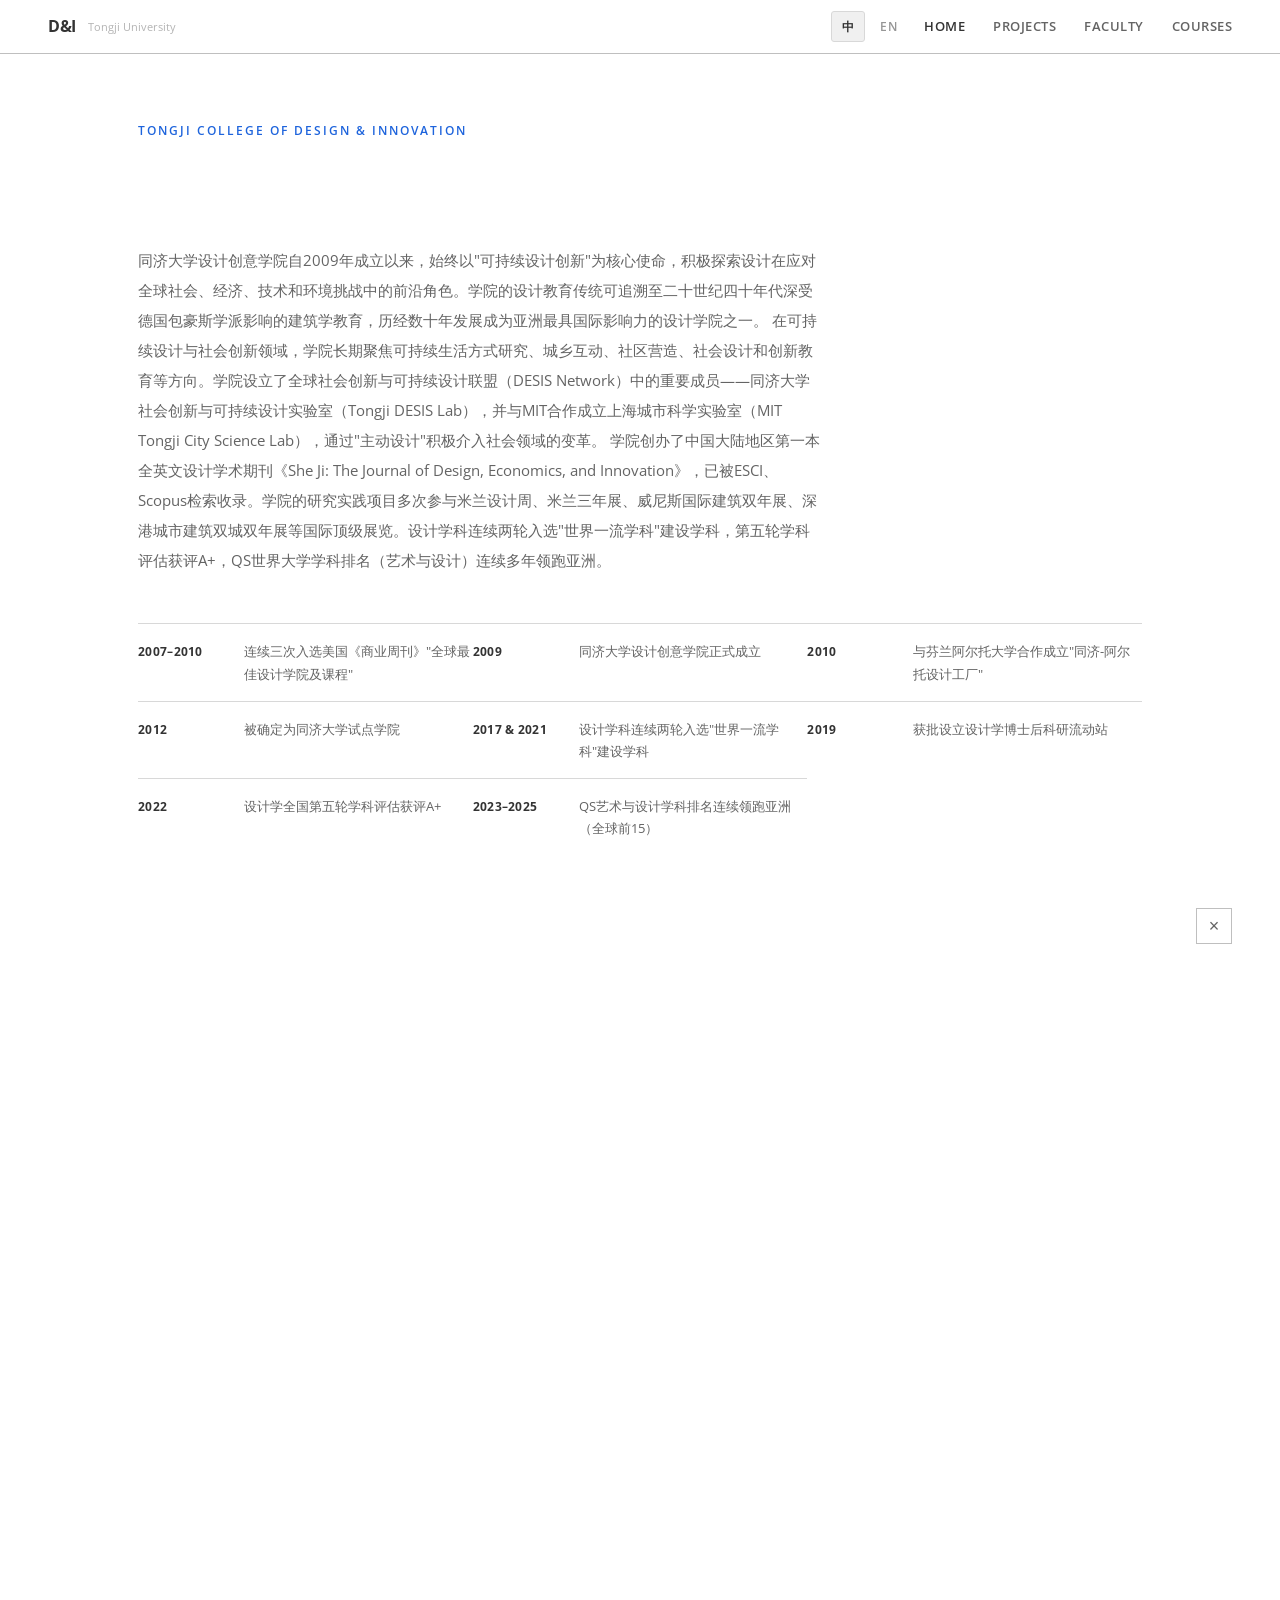
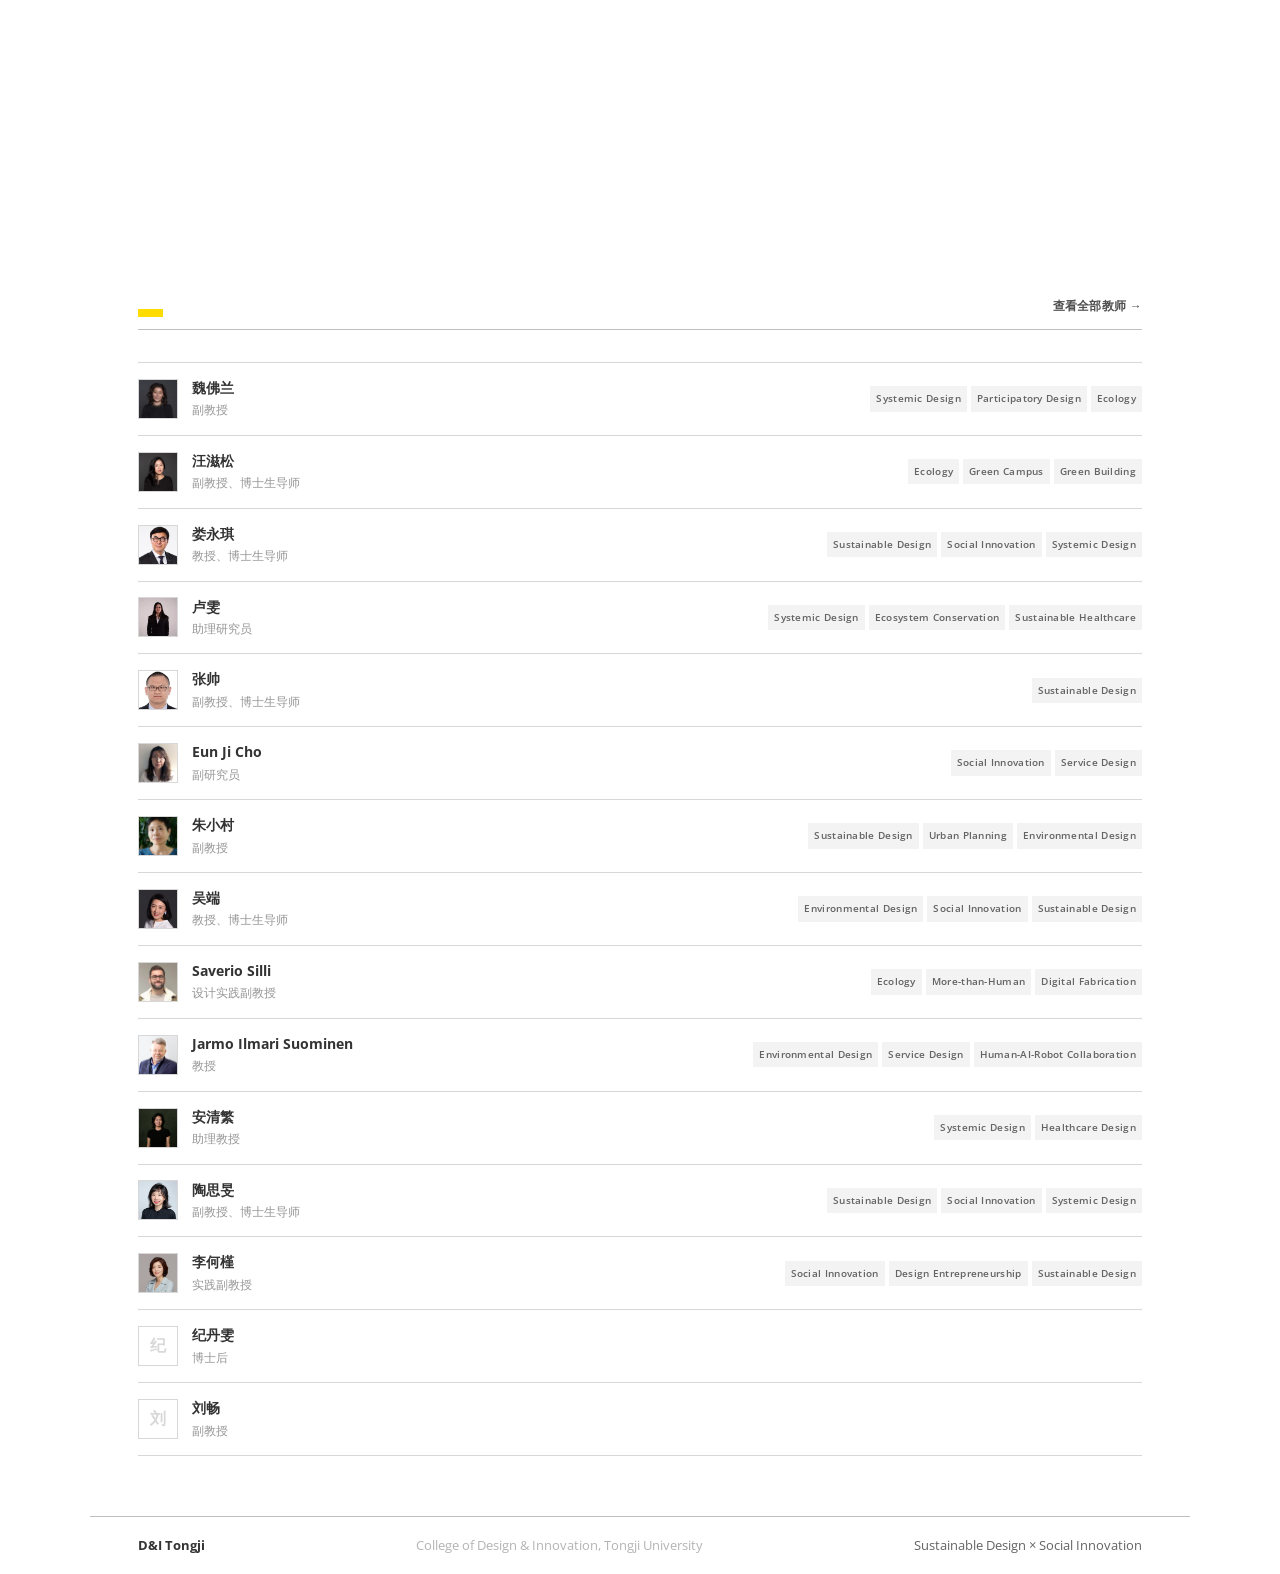
<file: di-sustainable-site/index.html>
<!DOCTYPE html>
<html lang="zh-CN">
<head>
<meta charset="UTF-8">
<meta name="viewport" content="width=device-width, initial-scale=1.0">
<title>D&I | Sustainable Design × Social Innovation</title>
<link href="https://fonts.googleapis.com/css2?family=Open+Sans:wght@300;400;600;700&display=swap" rel="stylesheet">
<link rel="stylesheet" href="style.css">
</head>
<body>

<nav class="nav">
  <a href="index.html" class="nav-logo">
    <div class="logo-text">D&I</div>
    <div class="logo-sub">Tongji University</div>
  </a>
  <div class="nav-right">
    <div class="lang-toggle" id="lang-toggle">
      <span class="lang-btn active" data-lang="zh" onclick="setLang('zh')">中</span>
      <span class="lang-btn" data-lang="en" onclick="setLang('en')">EN</span>
    </div>
    <div class="nav-links">
      <a href="index.html" data-page="home" class="active" data-t="nav_home">Home</a>
      <a href="projects.html" data-page="projects" data-t="nav_projects">Projects</a>
      <a href="faculty.html" data-page="faculty" data-t="nav_faculty">Faculty</a>
      <a href="courses.html" data-page="courses" data-t="nav_courses">Courses</a>
    </div>
  </div>
</nav>

<!-- Hero: About -->
<div class="hero hero-about">
  <div class="hero-tag">Tongji College of Design & Innovation</div>
  <h1>
    <span data-lang-zh="可持续设计<br><span class='line2'>× 社会创新</span>" data-lang-en="Sustainable Design<br><span class='line2'>× Social Innovation</span>"></span>
  </h1>
  <div class="hero-manifesto">
    <span data-lang-zh="为人生的意义和世界的未来而学习和创造。" data-lang-en="To Learn and Create, for a Meaningful Life and a Better World."></span>
  </div>
</div>

<!-- About Section -->
<div class="section section-about" id="about-section">
  <div class="about-body" id="about-body"></div>
  <div class="about-milestones" id="about-milestones"></div>
</div>

<!-- Project Gallery -->
<div class="section section-gallery" id="gallery-section">
  <div class="section-header">
    <h2><span class="color-dot"></span> <span data-lang-zh="代表性成果" data-lang-en="Representative Works"></span></h2>
    <a href="projects.html" class="expand-link" id="view-all-projects"></a>
  </div>
  <div class="home-gallery-grid" id="home-gallery-grid"></div>
</div>

<!-- Courses -->
<div class="section" id="courses-section">
  <div class="section-header">
    <h2><span class="color-dot"></span> <span data-lang-zh="课程" data-lang-en="Courses"></span></h2>
    <a href="courses.html" class="expand-link" id="view-all-courses"></a>
  </div>
  <div class="home-courses-list" id="home-courses-list"></div>
</div>

<!-- Faculty -->
<div class="section" id="faculty-section">
  <div class="section-header">
    <h2><span class="color-dot"></span> <span data-lang-zh="教师团队" data-lang-en="Faculty"></span></h2>
    <a href="faculty.html" class="expand-link" id="view-all-faculty"></a>
  </div>
  <div class="home-faculty-list" id="home-faculty-list"></div>
</div>

<div class="detail-overlay" id="detail-overlay">
  <button class="detail-close" onclick="closeDetail()">&times;</button>
  <div class="detail-content" id="detail-content"></div>
</div>

<div class="footer">
  <span class="brand">D&I Tongji</span>
  <span>College of Design & Innovation, Tongji University</span>
  <a href="#">Sustainable Design &times; Social Innovation</a>
</div>

<script src="data.js"></script>
<script src="main.js"></script>
<script>
/* ─── Index: About + Gallery + Courses (full-width rows) + Faculty (small avatars) ─── */

function renderPage(){
  const data = getData();
  renderAbout(data);
  renderGallery(data);
  renderCourses(data);
  renderFaculty(data);
  document.getElementById('view-all-projects').textContent = T('view_all_projects');
  document.getElementById('view-all-courses').textContent = T('view_all_courses');
  document.getElementById('view-all-faculty').textContent = T('view_all_faculty');
}

/* --- About --- */
function renderAbout(data){
  const body = document.getElementById('about-body');
  const ms = document.getElementById('about-milestones');

  const aboutZh = '同济大学设计创意学院自2009年成立以来，始终以"可持续设计创新"为核心使命，积极探索设计在应对全球社会、经济、技术和环境挑战中的前沿角色。学院的设计教育传统可追溯至二十世纪四十年代深受德国包豪斯学派影响的建筑学教育，历经数十年发展成为亚洲最具国际影响力的设计学院之一。\n\n在可持续设计与社会创新领域，学院长期聚焦可持续生活方式研究、城乡互动、社区营造、社会设计和创新教育等方向。学院设立了全球社会创新与可持续设计联盟（DESIS Network）中的重要成员——同济大学社会创新与可持续设计实验室（Tongji DESIS Lab），并与MIT合作成立上海城市科学实验室（MIT Tongji City Science Lab），通过"主动设计"积极介入社会领域的变革。\n\n学院创办了中国大陆地区第一本全英文设计学术期刊《She Ji: The Journal of Design, Economics, and Innovation》，已被ESCI、Scopus检索收录。学院的研究实践项目多次参与米兰设计周、米兰三年展、威尼斯国际建筑双年展、深港城市建筑双城双年展等国际顶级展览。设计学科连续两轮入选"世界一流学科"建设学科，第五轮学科评估获评A+，QS世界大学学科排名（艺术与设计）连续多年领跑亚洲。';
  const aboutEn = 'Since its establishment in 2009, Tongji University College of Design and Innovation (D&I) has consistently centered its mission on "sustainable design innovation," exploring the frontier role of design in addressing global social, economic, technological, and environmental challenges. The college\'s design education heritage traces back to the 1940s, deeply influenced by the German Bauhaus school, and has evolved over decades into one of Asia\'s most internationally influential design institutions.\n\nIn sustainable design and social innovation, D&I has long focused on sustainable lifestyles, urban-rural interaction, community building, social design, and innovation education. The college hosts the Tongji DESIS Lab — a key member of the global DESIS (Design for Social Innovation and Sustainability) Network — and co-founded the MIT Tongji City Science Lab, actively driving social transformation through "proactive design."\n\nD&I founded *She Ji: The Journal of Design, Economics, and Innovation*, mainland China\'s first fully English-language, peer-reviewed design journal, indexed by ESCI and Scopus. The college\'s research projects have been featured in major international exhibitions including Milan Design Week, Milan Triennale, Venice Architecture Biennale, and the Bi-City Biennale of Urbanism/Architecture. Design at Tongji has been selected twice for China\'s "World-Class Discipline" initiative, received A+ in the fifth national discipline evaluation, and has consistently ranked #1 in Asia in QS World University Rankings by Subject (Art & Design).';

  body.innerHTML = `<p class="about-text">${esc(__LANG==='zh' ? aboutZh : aboutEn)}</p>`;

  const milestonesZh = [
    {year:'2007–2010', text:'连续三次入选美国《商业周刊》"全球最佳设计学院及课程"'},
    {year:'2009', text:'同济大学设计创意学院正式成立'},
    {year:'2010', text:'与芬兰阿尔托大学合作成立"同济-阿尔托设计工厂"'},
    {year:'2012', text:'被确定为同济大学试点学院'},
    {year:'2017 & 2021', text:'设计学科连续两轮入选"世界一流学科"建设学科'},
    {year:'2019', text:'获批设立设计学博士后科研流动站'},
    {year:'2022', text:'设计学全国第五轮学科评估获评A+'},
    {year:'2023–2025', text:'QS艺术与设计学科排名连续领跑亚洲（全球前15）'},
  ];
  const milestonesEn = [
    {year:'2007–2010', text:'Listed 3 times by BusinessWeek among "World\'s Best Design Schools"'},
    {year:'2009', text:'College of Design and Innovation officially established'},
    {year:'2010', text:'Co-founded Tongji-Aalto Design Factory with Aalto University, Finland'},
    {year:'2012', text:'Designated as Tongji University Pilot College'},
    {year:'2017 & 2021', text:'Design discipline selected twice for China\'s "World-Class Discipline" initiative'},
    {year:'2019', text:'Approved to establish Design postdoctoral research station'},
    {year:'2022', text:'Design received A+ in China\'s 5th national discipline evaluation'},
    {year:'2023–2025', text:'QS Art & Design ranking consistently #1 in Asia (global top 15)'},
  ];
  const milestones = __LANG==='zh' ? milestonesZh : milestonesEn;

  ms.innerHTML = milestones.map(m=>`
    <div class="milestone-item">
      <span class="milestone-year">${esc(m.year)}</span>
      <span class="milestone-text">${esc(m.text)}</span>
    </div>
  `).join('');
}

/* --- Project Gallery: 3 curated featured projects --- */
function renderGallery(data){
  const grid = document.getElementById('home-gallery-grid');
  const projects = getFeaturedProjects();
  if(!projects.length){
    grid.innerHTML = `<div class="empty-state"><div class="icon">+</div><h3>${T('no_projects')}</h3></div>`;
    return;
  }
  grid.innerHTML = projects.map(p=>{
    const pName = __LANG==='zh' ? p.name_zh : p.name_en;
    const imgs = p.images;
    return `<div class="gallery-project-card featured-card" onclick="openFeaturedProjectDetail('${p.id}')">
      <div class="gpc-images">
        ${imgs.length >= 5 ? `
          <div class="gpc-img-main"><img src="${imgs[0].src}" alt="${esc(pName)}" loading="lazy"></div>
          <div class="gpc-img-thumbs">
            ${imgs.slice(1,3).map(im=>`<div class="gpc-thumb"><img src="${im.src}" alt="" loading="lazy"></div>`).join('')}
            <div class="gpc-more" onclick="event.stopPropagation();openFeaturedProjectDetail('${p.id}')">
              <span>+${imgs.length - 3}</span>
            </div>
          </div>
        ` : `
          <div class="gpc-img-main"><img src="${imgs[0].src}" alt="${esc(pName)}" loading="lazy"></div>
          ${imgs.length > 1 ? `<div class="gpc-img-thumbs">${imgs.slice(1,3).map(im=>`<div class="gpc-thumb"><img src="${im.src}" alt="" loading="lazy"></div>`).join('')}</div>` : ''}
        `}
      </div>
      <div class="gpc-info">
        <h3>${esc(pName)}</h3>
        <span class="gpc-faculty-count">${p.faculty_ids.length} ${__LANG==='zh'?'位教师':'Faculty'}</span>
      </div>
    </div>`;
  }).join('');
}

/* --- Courses: only Zhu Xiaocun's courses on homepage --- */
function renderCourses(data){
  const list = document.getElementById('home-courses-list');
  const zxc = data.find(f=>f.id==='zhu-xiaocun');
  if(!zxc || !(zxc.courses||[]).length){
    list.innerHTML = `<div class="empty-state"><div class="icon">+</div><h3>${T('no_courses')}</h3></div>`;
    return;
  }
  list.innerHTML = zxc.courses.map((c,idx)=>{
    const name = langField(c,'name') || T('untitled');
    const desc = langField(c,'description');
    const facName = zxc.name_zh || zxc.name_en || '';
    return `<div class="home-course-row" onclick="openCourseDetail('${zxc.id}',${idx})">
      <div class="hcr-left">
        <div class="hcr-avatar">${zxc.photo ? `<img src="${zxc.photo}" alt="">` : `<span>${getInitials(facName)}</span>`}</div>
        <div class="hcr-faculty-name">${esc(facName)}</div>
      </div>
      <div class="hcr-center">
        <h3>${esc(name)}</h3>
        <p>${esc(desc)||''}</p>
      </div>
      <div class="hcr-arrow">\u2192</div>
    </div>`;
  }).join('');
}

/* --- Faculty: compact rows with small avatars --- */
function renderFaculty(data){
  const list = document.getElementById('home-faculty-list');
  list.innerHTML = data.map(f=>{
    const name = f.name_zh || f.name_en || T('untitled');
    const title = __LANG==='zh' ? (f.title_zh||f.title_en) : (f.title_en||f.title_zh);
    return `<div class="home-faculty-row" onclick="openDetail('${f.id}')">
      <div class="hfr-avatar">${f.photo ? `<img src="${f.photo}" alt="${esc(name)}">` : `<span>${getInitials(name)}</span>`}</div>
      <div class="hfr-info">
        <div class="hfr-name">${esc(name)}</div>
        <div class="hfr-title">${esc(title)||''}</div>
      </div>
      <div class="hfr-tags">${(f.tags||[]).slice(0,3).map(t=>`<span class="tag">${esc(t)}</span>`).join('')}</div>
    </div>`;
  }).join('');
}

setActiveNav('home');
renderPage();
</script>
</body>
</html>
</file>
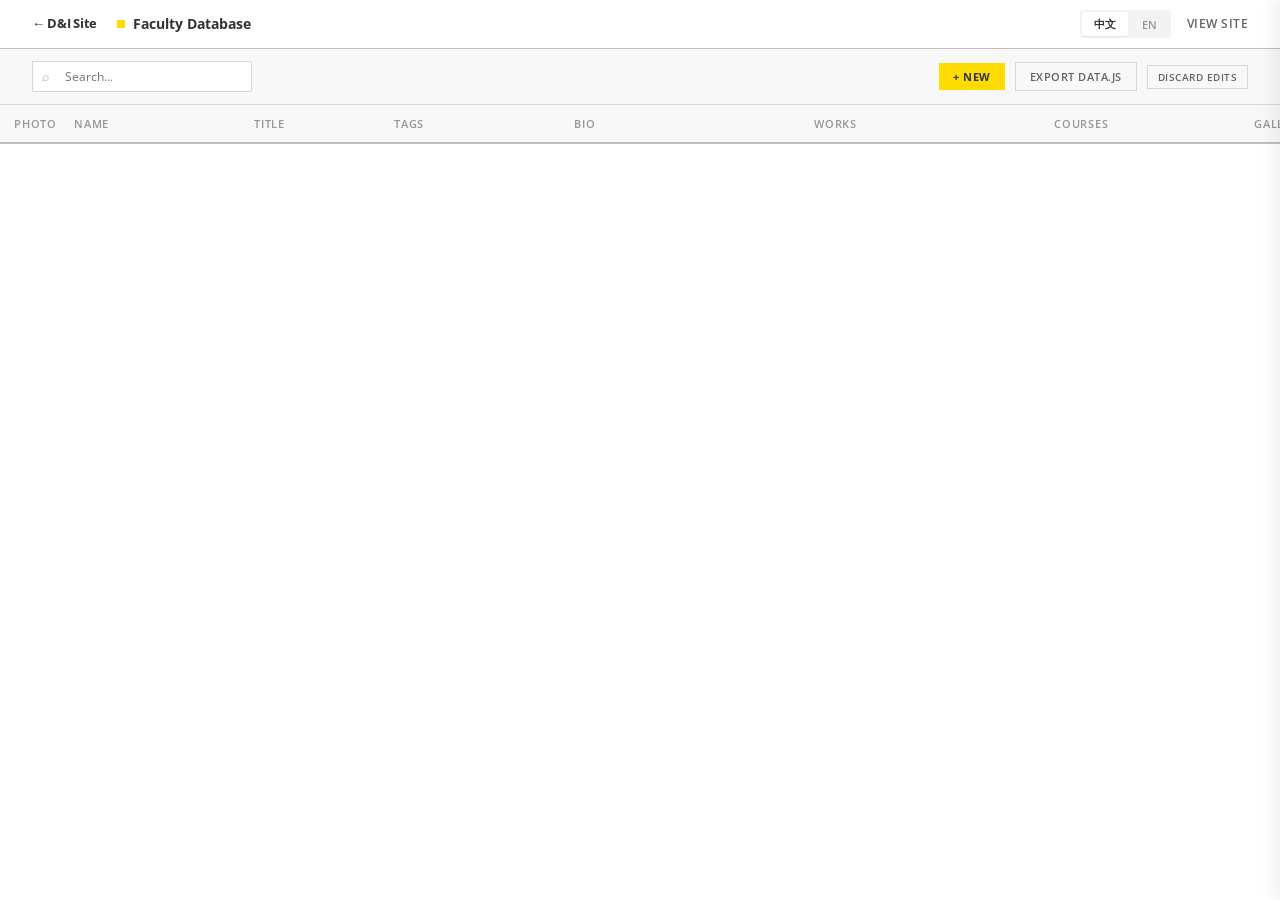
<file: di-sustainable-site/admin.html>
<!DOCTYPE html>
<html lang="zh-CN">
<head>
<meta charset="UTF-8">
<meta name="viewport" content="width=device-width, initial-scale=1.0">
<title>Admin | D&I Data Management</title>
<link href="https://fonts.googleapis.com/css2?family=Open+Sans:wght@300;400;600;700&display=swap" rel="stylesheet">
<style>
*,*::before,*::after{box-sizing:border-box;margin:0;padding:0}
:root{
  --color-bg:#FFFFFF;--color-text:#505050;--color-text-heading:#3E3E3E;--color-text-sub:#646464;
  --color-text-muted:#969696;--color-text-weak:#B4B4B4;--color-title-deep:#333333;
  --color-link:#505050;--color-link-hover:#C60000;--color-external:#1E64DC;
  --color-border:#BFBFBF;--color-border-sub:#D8D8D8;--color-input-border:#CACACA;
  --color-input-bg:#FBFBFB;--color-bg-subtle:#F8F8F8;--color-bg-muted:#F3F3F3;
  --color-bg-alt:#F0F0F0;--color-bg-hover:#EEEEEE;
  --accent-red:#EB212E;--accent-gold:#C6B071;--accent-yellow:#FFDC00;
  --accent-orange:#F36921;--accent-green:#44DC99;--accent-blue:#1E5AF0;
  --font-sans:'Open Sans',Arial,"Hiragino Sans GB","STHeiti","Microsoft YaHei",SimSun,sans-serif;
  --font-size-base:13px;--line-height-base:165%;--transition:0.15s ease;
}
html{font-size:16px}
body{font-family:var(--font-sans);background:var(--color-bg);color:var(--color-text);line-height:var(--line-height-base);font-size:var(--font-size-base)}
a{color:var(--color-link);text-decoration:none;transition:var(--transition)}
a:hover{color:var(--color-link-hover)}

/* ---- Nav ---- */
.nav{display:flex;align-items:center;justify-content:space-between;padding:10px 32px;border-bottom:1px solid var(--color-border);position:sticky;top:0;background:rgba(255,255,255,0.92);z-index:100;backdrop-filter:blur(8px)}
.nav-left{display:flex;align-items:center;gap:20px}
.nav-title{font-size:14px;font-weight:700;color:var(--color-title-deep);display:flex;align-items:center;gap:8px}
.nav-title .icon{width:8px;height:8px;background:var(--accent-yellow);flex-shrink:0}
.nav-right{display:flex;align-items:center;gap:16px}
.nav a{font-size:12px;font-weight:600;text-transform:uppercase;letter-spacing:0.5px;color:var(--color-text-sub)}
.nav a:hover{text-decoration:none;color:var(--color-link-hover)}

/* ---- Toolbar ---- */
.toolbar{display:flex;align-items:center;justify-content:space-between;padding:12px 32px;border-bottom:1px solid var(--color-border-sub);background:var(--color-bg-subtle)}
.toolbar-left{display:flex;align-items:center;gap:12px}
.toolbar-right{display:flex;align-items:center;gap:10px}
.search-box{position:relative}
.search-box input{padding:6px 12px 6px 32px;border:1px solid var(--color-border-sub);background:var(--color-bg);font-family:var(--font-sans);font-size:12px;width:220px;transition:var(--transition);color:var(--color-text-heading)}
.search-box input:focus{outline:none;border-color:var(--accent-blue);width:280px}
.search-box .search-icon{position:absolute;left:10px;top:50%;transform:translateY(-50%);color:var(--color-text-weak);font-size:13px;pointer-events:none}
.stat{font-size:11px;color:var(--color-text-muted);letter-spacing:0.5px}

/* ---- Language Toggle ---- */
.lang-tabs{display:flex;gap:2px;background:var(--color-bg-muted);border-radius:4px;padding:2px}
.lang-tab{padding:4px 12px;font-size:11px;font-weight:600;cursor:pointer;border:none;background:transparent;color:var(--color-text-muted);border-radius:3px;transition:var(--transition);font-family:var(--font-sans)}
.lang-tab.active{background:#fff;color:var(--color-title-deep);box-shadow:0 1px 2px rgba(0,0,0,0.06)}

/* ---- Buttons ---- */
.btn{padding:6px 14px;font-family:var(--font-sans);font-size:11px;font-weight:600;letter-spacing:0.5px;text-transform:uppercase;cursor:pointer;transition:var(--transition);border:none;display:inline-flex;align-items:center;gap:5px}
.btn-sm{padding:4px 10px;font-size:10px}
.btn-primary{background:var(--accent-blue);color:#fff}
.btn-primary:hover{background:#1748cc}
.btn-ghost{background:transparent;color:var(--color-text-sub);border:1px solid var(--color-border-sub)}
.btn-ghost:hover{background:var(--color-bg-alt);border-color:var(--color-border)}
.btn-danger-ghost{background:transparent;color:var(--accent-red);border:1px solid transparent;padding:4px 6px}
.btn-danger-ghost:hover{background:rgba(235,33,46,0.06)}
.btn-add{background:var(--accent-yellow);color:var(--color-title-deep);font-weight:700}
.btn-add:hover{background:#e6c800}
.btn-export{background:transparent;color:var(--color-text-sub);border:1px solid var(--color-border-sub)}
.btn-export:hover{background:var(--color-bg-alt)}

/* ---- Table Container ---- */
.table-container{position:relative}
.table-wrap{overflow-x:auto}

/* ---- Notion-style Table ---- */
.data-table{width:100%;border-collapse:collapse;table-layout:fixed}
.data-table th{
  padding:8px 14px;font-size:11px;font-weight:600;text-transform:uppercase;
  letter-spacing:0.8px;color:var(--color-text-muted);text-align:left;
  background:var(--color-bg-subtle);border-bottom:2px solid var(--color-border);
  position:sticky;top:0;z-index:2;white-space:nowrap;user-select:none;
}
.data-table th .th-inner{display:flex;align-items:center;gap:6px;cursor:default}
.data-table th .th-resize{position:absolute;right:0;top:0;bottom:0;width:4px;cursor:col-resize;background:transparent}
.data-table th .th-resize:hover{background:var(--accent-blue)}
.data-table td{padding:0;border-bottom:1px solid var(--color-border-sub);vertical-align:top;position:relative}
.data-table tr{transition:var(--transition)}
.data-table tbody tr:hover{background:var(--color-bg-hover)}
.data-table tbody tr.active{background:rgba(30,90,240,0.04)}

/* ---- Cell editing ---- */
.cell{padding:8px 14px;min-height:38px;font-size:13px;color:var(--color-text-heading);cursor:text;outline:none;white-space:pre-wrap;word-break:break-word;line-height:1.5}
.cell:focus{background:var(--color-bg);box-shadow:inset 0 0 0 2px var(--accent-blue)}
.cell::before{content:attr(data-placeholder);color:var(--color-text-weak);font-style:italic}
.cell:not(:empty)::before{display:none}
.cell.name-cell{font-weight:700;font-size:14px;color:var(--color-title-deep)}
.cell.title-cell{font-size:12px;color:var(--color-text-sub)}
.cell-lang-tag{font-size:9px;font-weight:700;padding:1px 4px;border-radius:2px;margin-left:4px;vertical-align:middle}
.cell-lang-zh{background:var(--accent-red);color:#fff}
.cell-lang-en{background:var(--accent-blue);color:#fff}

/* ---- Tags in table ---- */
.tags-cell{padding:6px 10px;display:flex;flex-wrap:wrap;gap:4px;min-height:38px;align-items:flex-start}
.table-tag{font-size:10px;font-weight:600;padding:2px 8px;background:var(--color-bg-muted);color:var(--color-text-sub);letter-spacing:0.3px;white-space:nowrap}
.table-tag.add{background:transparent;border:1px dashed var(--color-border-sub);color:var(--color-text-weak);cursor:pointer;padding:2px 6px}
.table-tag.add:hover{border-color:var(--accent-blue);color:var(--accent-blue)}

/* ---- Mini items in cells ---- */
.items-cell{padding:6px 10px;display:flex;flex-direction:column;gap:4px}
.mini-item{padding:6px 10px;background:var(--color-bg-subtle);border:1px solid var(--color-border-sub);font-size:12px;cursor:pointer;transition:var(--transition);position:relative}
.mini-item:hover{border-color:var(--color-border)}
.mini-item .mi-name{font-weight:600;color:var(--color-text-heading);margin-bottom:2px;white-space:nowrap;overflow:hidden;text-overflow:ellipsis}
.mini-item .mi-desc{color:var(--color-text-muted);font-size:11px;line-height:1.4;overflow:hidden;text-overflow:ellipsis;white-space:nowrap;max-width:100%}
.mini-item .mi-badge{position:absolute;top:-5px;right:-5px;width:18px;height:18px;background:var(--accent-red);color:#fff;font-size:9px;display:flex;align-items:center;justify-content:center;cursor:pointer;opacity:0;transition:var(--transition);font-weight:700}
.mini-item:hover .mi-badge{opacity:1}
.mini-add{padding:6px 10px;border:1px dashed var(--color-border-sub);color:var(--color-text-weak);font-size:11px;font-weight:600;cursor:pointer;text-align:center;transition:var(--transition)}
.mini-add:hover{border-color:var(--accent-blue);color:var(--accent-blue)}

/* ---- Gallery in cell ---- */
.gallery-cell{padding:6px 10px;display:flex;flex-wrap:wrap;gap:4px;min-height:38px;align-items:flex-start}
.gallery-thumb{width:48px;height:36px;overflow:hidden;background:var(--color-bg-alt);position:relative;cursor:pointer;border:1px solid var(--color-border-sub)}
.gallery-thumb img{width:100%;height:100%;object-fit:cover}
.gallery-thumb .gt-remove{position:absolute;inset:0;background:rgba(235,33,46,0.7);color:#fff;display:none;align-items:center;justify-content:center;font-size:14px;cursor:pointer}
.gallery-thumb:hover .gt-remove{display:flex}
.gallery-add{width:48px;height:36px;border:1px dashed var(--color-border-sub);display:flex;align-items:center;justify-content:center;color:var(--color-text-weak);font-size:16px;cursor:pointer;transition:var(--transition)}
.gallery-add:hover{border-color:var(--accent-blue);color:var(--accent-blue)}
.gallery-count{font-size:11px;color:var(--color-text-muted);align-self:center;margin-left:4px}

/* ---- Photo cell ---- */
.photo-cell{padding:6px 10px}
.photo-thumb{width:36px;height:48px;overflow:hidden;background:var(--color-bg-alt);border:1px solid var(--color-border-sub);cursor:pointer}
.photo-thumb img{width:100%;height:100%;object-fit:cover}
.photo-upload-mini{width:36px;height:48px;border:1px dashed var(--color-border-sub);display:flex;align-items:center;justify-content:center;color:var(--color-text-weak);font-size:14px;cursor:pointer;transition:var(--transition)}
.photo-upload-mini:hover{border-color:var(--accent-blue);color:var(--accent-blue)}

/* ---- Detail Panel ---- */
.panel-overlay{position:fixed;inset:0;background:rgba(0,0,0,0.15);z-index:200;opacity:0;pointer-events:none;transition:opacity 0.2s ease}
.panel-overlay.active{opacity:1;pointer-events:auto}
.detail-panel{position:fixed;top:0;right:0;bottom:0;width:720px;max-width:92vw;background:var(--color-bg);z-index:201;box-shadow:-4px 0 20px rgba(0,0,0,0.08);transform:translateX(100%);transition:transform 0.25s cubic-bezier(0.4,0,0.2,1);overflow-y:auto}
.detail-panel.active{transform:translateX(0)}
.panel-header{display:flex;align-items:center;justify-content:space-between;padding:16px 24px;border-bottom:1px solid var(--color-border);position:sticky;top:0;background:var(--color-bg);z-index:1}
.panel-header h2{font-size:15px;font-weight:700;color:var(--color-title-deep)}
.panel-header .panel-actions{display:flex;gap:8px}
.panel-close{width:28px;height:28px;border:1px solid var(--color-border-sub);background:var(--color-bg);display:flex;align-items:center;justify-content:center;cursor:pointer;font-size:16px;color:var(--color-text-sub);transition:var(--transition)}
.panel-close:hover{background:var(--color-link-hover);color:#fff;border-color:var(--color-link-hover)}
.panel-body{padding:24px}

/* Panel fields - bilingual */
.p-field{margin-bottom:20px}
.p-field label{display:block;font-size:10px;font-weight:700;text-transform:uppercase;letter-spacing:1px;color:var(--color-text-muted);margin-bottom:5px}
.p-field label .hint{font-weight:400;text-transform:none;letter-spacing:0;opacity:0.8;color:var(--color-text-sub)}
.p-field label .lang-badge{display:inline-block;font-size:9px;font-weight:700;padding:1px 5px;border-radius:2px;margin-left:4px;vertical-align:middle}
.p-field label .lang-badge-zh{background:var(--accent-red);color:#fff}
.p-field label .lang-badge-en{background:var(--accent-blue);color:#fff}
.p-field input[type="text"],
.p-field textarea{width:100%;padding:7px 10px;border:1px solid var(--color-input-border);font-family:var(--font-sans);font-size:13px;line-height:1.5;transition:var(--transition);background:var(--color-input-bg);color:var(--color-text-heading)}
.p-field input:focus,.p-field textarea:focus{outline:none;border-color:var(--accent-blue)}
.p-field textarea{resize:vertical;min-height:70px}
.p-char-count{text-align:right;font-size:10px;color:var(--color-text-muted);margin-top:3px}
.p-char-count.warn{color:var(--accent-red)}

.p-bilingual{display:grid;grid-template-columns:1fr 1fr;gap:12px}
.p-bilingual .p-half label{display:flex;align-items:center;gap:4px}

.p-group{border:1px solid var(--color-border-sub);padding:12px 14px;margin-bottom:8px;position:relative;background:var(--color-bg-subtle)}
.p-group h4{font-size:10px;font-weight:700;text-transform:uppercase;letter-spacing:1px;color:var(--accent-blue);margin-bottom:8px}
.p-group .rm{position:absolute;top:6px;right:8px;background:transparent;border:none;color:var(--color-text-muted);cursor:pointer;font-size:15px;transition:var(--transition)}
.p-group .rm:hover{color:var(--accent-red)}
.p-add{padding:5px 10px;border:1px dashed var(--color-border-sub);background:transparent;cursor:pointer;font-size:10px;font-weight:600;text-transform:uppercase;letter-spacing:0.5px;color:var(--color-text-muted);font-family:var(--font-sans);transition:var(--transition);margin-top:6px}
.p-add:hover{border-color:var(--accent-blue);color:var(--accent-blue)}

.p-photo{width:80px;height:107px;border:1px dashed var(--color-border-sub);display:flex;flex-direction:column;align-items:center;justify-content:center;cursor:pointer;overflow:hidden;position:relative;transition:var(--transition)}
.p-photo:hover{border-color:var(--accent-blue)}
.p-photo img{width:100%;height:100%;object-fit:cover;position:absolute}
.p-photo input{position:absolute;inset:0;opacity:0;cursor:pointer}
.p-photo .ph-text{font-size:10px;font-weight:600;color:var(--color-text-muted);text-align:center}

.p-gallery{display:grid;grid-template-columns:repeat(auto-fill,minmax(160px,1fr));gap:8px}
.p-gallery-slot{aspect-ratio:4/3;border:1px solid var(--color-border-sub);display:flex;align-items:center;justify-content:center;overflow:hidden;position:relative;cursor:pointer;transition:var(--transition);background:var(--color-bg-alt);border-radius:2px}
.p-gallery-slot:hover{border-color:var(--accent-blue)}
.p-gallery-slot img{width:100%;height:100%;object-fit:cover;position:absolute}
.p-gallery-slot .plus{font-size:18px;color:var(--color-border-sub);pointer-events:none}
.p-gallery-slot input[type="file"]{position:absolute;inset:0;opacity:0;cursor:pointer}
.p-gallery-slot .g-bottom{position:absolute;bottom:0;left:0;right:0;display:flex;flex-direction:column;z-index:2}
.p-gallery-slot .g-caption-row{display:flex;gap:2px}
.p-gallery-slot .cap{flex:1;padding:2px 4px;background:rgba(0,0,0,0.55);color:#fff;font-size:8px;font-weight:600;border:none;outline:none;font-family:var(--font-sans);line-height:1.4}
.p-gallery-slot .cap::placeholder{color:rgba(255,255,255,0.5)}
.p-gallery-slot .g-rm{position:absolute;top:2px;right:2px;width:18px;height:18px;background:var(--accent-red);color:#fff;border:none;cursor:pointer;font-size:10px;display:flex;align-items:center;justify-content:center;opacity:0;transition:var(--transition);z-index:3;border-radius:0}
.p-gallery-slot:hover .g-rm{opacity:1}

/* ---- Toast ---- */
.toast{position:fixed;bottom:28px;left:50%;transform:translateX(-50%) translateY(60px);background:var(--color-title-deep);color:#fff;padding:10px 24px;font-size:12px;font-weight:600;letter-spacing:0.3px;z-index:1000;opacity:0;transition:0.2s ease;pointer-events:none;white-space:nowrap}
.toast.show{opacity:1;transform:translateX(-50%) translateY(0)}

/* ---- Empty state ---- */
.empty-state{text-align:center;padding:80px 32px;color:var(--color-text-muted)}
.empty-state .icon{font-size:40px;margin-bottom:12px;opacity:0.2}
.empty-state h3{font-size:15px;font-weight:700;color:var(--color-title-deep);margin-bottom:8px}
.empty-state p{font-size:13px;max-width:400px;margin:0 auto 16px;line-height:1.7;color:var(--color-text-sub)}

/* ---- Column widths ---- */
.col-photo{width:60px}
.col-name{width:180px}
.col-title{width:140px}
.col-tags{width:180px}
.col-bio{width:240px}
.col-work{width:240px}
.col-courses{width:200px}
.col-gallery{width:140px}
.col-actions{width:50px}

/* ---- Image upload drop zone ---- */
.drop-zone{border:2px dashed var(--color-border-sub);border-radius:6px;padding:24px;text-align:center;cursor:pointer;transition:var(--transition);margin-bottom:12px;color:var(--color-text-muted)}
.drop-zone:hover,.drop-zone.drag-over{border-color:var(--accent-blue);background:rgba(30,90,240,0.03)}
.drop-zone p{font-size:12px;margin-top:6px}
.drop-zone .drop-icon{font-size:24px;opacity:0.4}

@media(max-width:900px){
  .toolbar{flex-direction:column;gap:8px;align-items:flex-start}
  .detail-panel{width:100%;max-width:100vw}
  .col-bio,.col-work,.col-courses,.col-gallery{display:none}
  .p-bilingual{grid-template-columns:1fr}
}
</style>
</head>
<body>

<nav class="nav">
  <div class="nav-left">
    <a href="index.html" style="font-size:13px;color:var(--color-title-deep);font-weight:700;text-transform:none;letter-spacing:-0.3px">&larr; D&I Site</a>
    <div class="nav-title"><span class="icon"></span> Faculty Database</div>
  </div>
  <div class="nav-right">
    <div class="lang-tabs" id="viewLangTabs">
      <button class="lang-tab active" onclick="setViewLang('zh')">中文</button>
      <button class="lang-tab" onclick="setViewLang('en')">EN</button>
    </div>
    <a href="index.html">View Site</a>
  </div>
</nav>

<div class="toolbar">
  <div class="toolbar-left">
    <div class="search-box">
      <span class="search-icon">&#x2315;</span>
      <input type="text" id="search" placeholder="Search..." oninput="renderTable()">
    </div>
    <span class="stat" id="stat"></span>
  </div>
  <div class="toolbar-right">
    <button class="btn btn-add" onclick="addNew()">+ New</button>
    <button class="btn btn-export" onclick="exportData()">Export data.js</button>
    <button class="btn btn-sm btn-ghost" onclick="reseedFromDataJs()">Discard Edits</button>
  </div>
</div>

<div class="table-container">
  <div class="table-wrap">
    <table class="data-table">
      <thead>
        <tr>
          <th class="col-photo"><div class="th-inner">Photo</div></th>
          <th class="col-name"><div class="th-inner">Name</div></th>
          <th class="col-title"><div class="th-inner">Title</div></th>
          <th class="col-tags"><div class="th-inner">Tags</div></th>
          <th class="col-bio"><div class="th-inner">Bio</div></th>
          <th class="col-work"><div class="th-inner">Works</div></th>
          <th class="col-courses"><div class="th-inner">Courses</div></th>
          <th class="col-gallery"><div class="th-inner">Gallery</div></th>
          <th class="col-actions"></th>
        </tr>
      </thead>
      <tbody id="tbody"></tbody>
    </table>
  </div>
</div>

<div class="panel-overlay" id="panel-overlay" onclick="closePanel()"></div>
<div class="detail-panel" id="detail-panel">
  <div class="panel-header">
    <h2 id="panel-title">Faculty</h2>
    <div class="panel-actions">
      <button class="btn btn-sm btn-ghost" onclick="saveAndNotify()">Save</button>
      <button class="panel-close" onclick="closePanel()">&times;</button>
    </div>
  </div>
  <div class="panel-body" id="panel-body"></div>
</div>

<div class="toast" id="toast"></div>

<script src="data.js"></script>
<script>
/* ===== Data Layer — direct in-memory, synced with data.js ===== */
// Admin loads data from faculty.json (fetch) or falls back to window.__SITE_DATA__ (script tag).
// All edits happen on this in-memory array. Export writes it back to a data.js file.

let _DATA = [];
let currentId = null;
let viewLang = 'zh';

function getData(){ return _DATA }
function uid(){ return Date.now().toString(36) + Math.random().toString(36).slice(2,7) }
function esc(s){ return (s||'').replace(/&/g,'&amp;').replace(/</g,'&lt;').replace(/>/g,'&gt;').replace(/"/g,'&quot;') }
function showToast(m){ const t=document.getElementById('toast'); t.textContent=m; t.classList.add('show'); setTimeout(()=>t.classList.remove('show'),2000) }
function readFileAsDataURL(f){ return new Promise((r,j)=>{ const fr=new FileReader(); fr.onload=()=>r(fr.result); fr.onerror=j; fr.readAsDataURL(f) }) }
function langVal(obj, field, lang){
  if(!obj) return '';
  return obj[field + '_' + lang] || obj[field + '_' + (lang==='zh'?'en':'zh')] || '';
}

async function loadData(){
  // Try multiple loading strategies
  // 1. Already loaded via script tag
  if(window.__SITE_DATA__ && window.__SITE_DATA__.length){
    _DATA = JSON.parse(JSON.stringify(window.__SITE_DATA__));
    return;
  }
  // 2. Fetch faculty.json (works in most preview environments)
  try{
    const resp = await fetch('faculty.json');
    if(resp.ok){
      const data = await resp.json();
      _DATA = data;
      return;
    }
  }catch(e){ /* ignore, try next */ }
  // 3. Fetch data.js and parse
  try{
    const resp = await fetch('data.js');
    if(resp.ok){
      const text = await resp.text();
      const json = text.replace(/^window\.__SITE_DATA__\s*=\s*/, '').replace(/;\s*$/, '');
      _DATA = JSON.parse(json);
      return;
    }
  }catch(e){ /* ignore */ }
  _DATA = [];
}

async function init(){
  await loadData();
  renderTable();
}
init();

/* ===== Language Toggle ===== */
function setViewLang(lang){
  viewLang = lang;
  document.querySelectorAll('#viewLangTabs .lang-tab').forEach(t => {
    t.classList.toggle('active', t.textContent === (lang==='zh'?'中文':'EN'));
  });
  renderTable();
}

/* ===== Table Rendering ===== */
function getFilteredData(){
  const q = document.getElementById('search').value.toLowerCase();
  const data = getData();
  if(!q) return data;
  return data.filter(f => {
    const name = (f.name_zh||'') + (f.name_en||'');
    const title = (f.title_zh||'') + (f.title_en||'');
    const bio = (f.bio_zh||'') + (f.bio_en||'');
    return name.toLowerCase().includes(q) || title.toLowerCase().includes(q) || bio.toLowerCase().includes(q) || (f.tags||[]).some(t=>t.toLowerCase().includes(q));
  });
}

function renderTable(){
  const data = getFilteredData();
  const allData = getData();
  const totalAch = allData.reduce((s,f)=>s+(f.achievements||[]).length,0);
  const totalCourses = allData.reduce((s,f)=>s+(f.courses||[]).length,0);
  const totalGallery = allData.reduce((s,f)=>s+(f.gallery||[]).length,0);
  document.getElementById('stat').textContent = data.length + ' members \u00b7 ' + totalAch + ' works \u00b7 ' + totalCourses + ' courses \u00b7 ' + totalGallery + ' images';
  
  const tbody = document.getElementById('tbody');
  if(!data.length){
    tbody.innerHTML = '<tr><td colspan="9"><div class="empty-state"><div class="icon">+</div><h3>No faculty yet</h3><p>Click "+ New" to add a faculty member, or "Reset from data.js" to load existing data.</p></div></td></tr>';
    return;
  }
  
  const lang = viewLang;
  const langBadge = '<span class="cell-lang-tag '+(lang==='zh'?'cell-lang-zh':'cell-lang-en')+'">'+lang.toUpperCase()+'</span>';
  
  tbody.innerHTML = data.map(f => {
    const name = langVal(f,'name',lang);
    const title = langVal(f,'title',lang);
    const bio = langVal(f,'bio',lang);
    
    return `<tr class="${f.id===currentId?'active':''}" ondblclick="openPanel('${f.id}')">
      <td class="photo-cell" ondblclick="event.stopPropagation()">
        ${f.photo
          ? '<div class="photo-thumb"><img src="'+esc(f.photo)+'"></div>'
          : '<div class="photo-upload-mini" onclick="event.stopPropagation();triggerPhotoUpload(\''+f.id+'\')">+</div><input type="file" id="photo-input-'+f.id+'" accept="image/*" style="display:none" onchange="handlePhotoInline(\''+f.id+'\',this)">'
        }
      </td>
      <td><div class="cell name-cell">${esc(name)}${langBadge}</div></td>
      <td><div class="cell title-cell">${esc(title)}</div></td>
      <td>
        <div class="tags-cell" data-id="${f.id}">
          ${(f.tags||[]).map(t=>'<span class="table-tag">'+esc(t)+'</span>').join('')}
          <span class="table-tag add" ondblclick="event.stopPropagation();openPanel(\''+f.id+'\')">+ tag</span>
        </div>
      </td>
      <td><div class="cell" style="max-height:80px;overflow:hidden">${esc(bio).substring(0,200)}${bio.length>200?'...':''}</div></td>
      <td>
        <div class="items-cell">
          ${(f.achievements||[]).slice(0,3).map((a,i) => {
            const aName = langVal(a,'name',lang);
            const aDesc = langVal(a,'description',lang);
            return '<div class="mini-item" ondblclick="event.stopPropagation();openPanel(\''+f.id+'\')"><div class="mi-name">'+esc(aName)+'</div><div class="mi-desc">'+esc(aDesc).substring(0,80)+'</div><div class="mi-badge" onclick="event.stopPropagation();removeAchievementInline(\''+f.id+'\','+i+');renderTable()">&times;</div></div>';
          }).join('')}
          ${(f.achievements||[]).length>3?'<div class="mini-add">+'+(f.achievements.length-3)+' more</div>':''}
          <div class="mini-add" ondblclick="event.stopPropagation();addAchievementInline(\''+f.id+'\')">+ Add Work</div>
        </div>
      </td>
      <td>
        <div class="items-cell">
          ${(f.courses||[]).slice(0,3).map((c,i) => {
            const cName = langVal(c,'name',lang);
            return '<div class="mini-item" ondblclick="event.stopPropagation();openPanel(\''+f.id+'\')"><div class="mi-name">'+esc(cName)+'</div><div class="mi-badge" onclick="event.stopPropagation();removeCourseInline(\''+f.id+'\','+i+');renderTable()">&times;</div></div>';
          }).join('')}
          ${(f.courses||[]).length>3?'<div class="mini-add">+'+(f.courses.length-3)+' more</div>':''}
          <div class="mini-add" ondblclick="event.stopPropagation();addCourseInline(\''+f.id+'\')">+ Add Course</div>
        </div>
      </td>
      <td>
        <div class="gallery-cell">
          ${(f.gallery||[]).slice(0,4).map((g,i) =>
            '<div class="gallery-thumb"><img src="'+esc(g.src)+'"><div class="gt-remove" onclick="event.stopPropagation();removeGalleryInline(\''+f.id+'\','+i+');renderTable()">&times;</div></div>'
          ).join('')}
          ${!(f.gallery||[]).length?'<div class="gallery-add" onclick="event.stopPropagation();openPanel(\''+f.id+'\')">+</div>':''}
          ${(f.gallery||[]).length>4?'<span class="gallery-count">+'+(f.gallery.length-4)+'</span>':''}
        </div>
      </td>
      <td>
        <button class="btn btn-sm btn-danger-ghost" onclick="deleteFaculty('${f.id}')" title="Delete">&#x2715;</button>
      </td>
    </tr>';
  }).join('');
}

/* ===== Inline Actions ===== */
function triggerPhotoUpload(id){ document.getElementById('photo-input-'+id).click() }
async function handlePhotoInline(id, input){
  const file = input.files[0]; if(!file) return;
  const url = await readFileAsDataURL(file);
  const f = _DATA.find(x=>x.id===id);
  if(f){ f.photo = url; renderTable(); showToast('Photo updated') }
}

function addAchievementInline(id){
  const f=_DATA.find(x=>x.id===id);
  if(f){ if(!f.achievements) f.achievements=[]; f.achievements.push({name_zh:'',name_en:'',description_zh:'',description_en:''}); renderTable(); openPanel(id) }
}
function removeAchievementInline(id,i){ const f=_DATA.find(x=>x.id===id); if(f&&f.achievements){ f.achievements.splice(i,1); renderTable() } }
function addCourseInline(id){
  const f=_DATA.find(x=>x.id===id);
  if(f){ if(!f.courses) f.courses=[]; f.courses.push({name_zh:'',name_en:'',description_zh:'',description_en:''}); renderTable(); openPanel(id) }
}
function removeCourseInline(id,i){ const f=_DATA.find(x=>x.id===id); if(f&&f.courses){ f.courses.splice(i,1); renderTable() } }
function removeGalleryInline(id,i){ const f=_DATA.find(x=>x.id===id); if(f&&f.gallery){ f.gallery.splice(i,1); renderTable() } }

function addNew(){
  const id=uid();
  _DATA.push({ id, photo:'', name_zh:'', name_en:'', title_zh:'', title_en:'', bio_zh:'', bio_en:'', tags:[], achievements:[], courses:[], gallery:[] });
  renderTable(); openPanel(id);
}
function deleteFaculty(id){
  if(!confirm('Delete this faculty member?')) return;
  _DATA = _DATA.filter(f=>f.id!==id);
  if(currentId===id) currentId=null; renderTable(); showToast('Deleted');
}

/* ===== Detail Panel (Bilingual) ===== */
function openPanel(id){
  currentId = id; renderTable();
  const data = getData(); const f = data.find(x=>x.id===id); if(!f) return;
  const title = f.name_zh || f.name_en || 'New Faculty';
  document.getElementById('panel-title').textContent = title;
  
  const body = document.getElementById('panel-body');
  body.innerHTML = `
    <!-- Photo Upload -->
    <div class="p-field">
      <label>Faculty Photo</label>
      <div class="p-photo" id="p-photo-wrap">
        ${f.photo?'<img src="'+esc(f.photo)+'">':'<span class="ph-text">Upload<br>Photo</span>'}
        <input type="file" accept="image/*" onchange="handlePanelPhoto(this)">
      </div>
    </div>
    
    <!-- Name (Bilingual) -->
    <div class="p-bilingual">
      <div class="p-half">
        <label>Name <span class="lang-badge lang-badge-zh">ZH</span></label>
        <input type="text" value="${esc(f.name_zh)}" oninput="updateField('name_zh',this.value)" placeholder="中文名">
      </div>
      <div class="p-half">
        <label>Name <span class="lang-badge lang-badge-en">EN</span></label>
        <input type="text" value="${esc(f.name_en)}" oninput="updateField('name_en',this.value)" placeholder="English Name">
      </div>
    </div>
    
    <!-- Title (Bilingual) -->
    <div class="p-bilingual">
      <div class="p-half">
        <label>Title <span class="lang-badge lang-badge-zh">ZH</span></label>
        <input type="text" value="${esc(f.title_zh)}" oninput="updateField('title_zh',this.value)" placeholder="中文职称">
      </div>
      <div class="p-half">
        <label>Title <span class="lang-badge lang-badge-en">EN</span></label>
        <input type="text" value="${esc(f.title_en)}" oninput="updateField('title_en',this.value)" placeholder="English Title">
      </div>
    </div>
    
    <!-- Tags -->
    <div class="p-field">
      <label>Tags <span class="hint">comma separated (English)</span></label>
      <input type="text" value="${esc((f.tags||[]).join(', '))}" oninput="updateField('tags',this.value.split(',').map(s=>s.trim()).filter(Boolean))">
    </div>
    
    <!-- Bio (Bilingual) -->
    <div class="p-field">
      <label>Bio <span class="lang-badge lang-badge-zh">ZH</span> <span class="hint">~300 chars</span></label>
      <textarea oninput="updateField('bio_zh',this.value);updateCount('p-bio-zh-c',this.value,300)">${esc(f.bio_zh)}</textarea>
      <div class="p-char-count" id="p-bio-zh-c">${(f.bio_zh||'').length}/300</div>
    </div>
    <div class="p-field">
      <label>Bio <span class="lang-badge lang-badge-en">EN</span> <span class="hint">~300 chars</span></label>
      <textarea oninput="updateField('bio_en',this.value);updateCount('p-bio-en-c',this.value,300)">${esc(f.bio_en)}</textarea>
      <div class="p-char-count" id="p-bio-en-c">${(f.bio_en||'').length}/300</div>
    </div>
    
    <!-- Achievements (Bilingual) -->
    <div class="p-field">
      <label>Selected Works</label>
      <div id="p-achievements">
        ${(f.achievements||[]).map((a,i) => `
          <div class="p-group">
            <button class="rm" onclick="removePanelAchievement(${i})">&times;</button>
            <h4>Work #${i+1}</h4>
            <div class="p-bilingual" style="margin-bottom:8px">
              <div class="p-half">
                <label style="font-size:9px">Name <span class="lang-badge lang-badge-zh">ZH</span></label>
                <input type="text" value="${esc(a.name_zh)}" oninput="updatePanelAchievement(${i},'name_zh',this.value)" placeholder="项目/论文名">
              </div>
              <div class="p-half">
                <label style="font-size:9px">Name <span class="lang-badge lang-badge-en">EN</span></label>
                <input type="text" value="${esc(a.name_en)}" oninput="updatePanelAchievement(${i},'name_en',this.value)" placeholder="Project/Paper Name">
              </div>
            </div>
            <div class="p-bilingual">
              <div class="p-half">
                <label style="font-size:9px">Description <span class="lang-badge lang-badge-zh">ZH</span></label>
                <textarea style="min-height:50px" oninput="updatePanelAchievement(${i},'description_zh',this.value)" placeholder="描述">${esc(a.description_zh)}</textarea>
              </div>
              <div class="p-half">
                <label style="font-size:9px">Description <span class="lang-badge lang-badge-en">EN</span></label>
                <textarea style="min-height:50px" oninput="updatePanelAchievement(${i},'description_en',this.value)" placeholder="Description">${esc(a.description_en)}</textarea>
              </div>
            </div>
          </div>`).join('')}
      </div>
      <button class="p-add" onclick="addPanelAchievement()">+ Add Work</button>
    </div>
    
    <!-- Courses (Bilingual) -->
    <div class="p-field">
      <label>Courses</label>
      <div id="p-courses">
        ${(f.courses||[]).map((c,i) => `
          <div class="p-group">
            <button class="rm" onclick="removePanelCourse(${i})">&times;</button>
            <h4>Course #${i+1}</h4>
            <div class="p-bilingual" style="margin-bottom:8px">
              <div class="p-half">
                <label style="font-size:9px">Name <span class="lang-badge lang-badge-zh">ZH</span></label>
                <input type="text" value="${esc(c.name_zh)}" oninput="updatePanelCourse(${i},'name_zh',this.value)" placeholder="课程名">
              </div>
              <div class="p-half">
                <label style="font-size:9px">Name <span class="lang-badge lang-badge-en">EN</span></label>
                <input type="text" value="${esc(c.name_en)}" oninput="updatePanelCourse(${i},'name_en',this.value)" placeholder="Course Name">
              </div>
            </div>
            <div class="p-bilingual">
              <div class="p-half">
                <label style="font-size:9px">Description <span class="lang-badge lang-badge-zh">ZH</span></label>
                <textarea style="min-height:44px" oninput="updatePanelCourse(${i},'description_zh',this.value)" placeholder="课程描述">${esc(c.description_zh)}</textarea>
              </div>
              <div class="p-half">
                <label style="font-size:9px">Description <span class="lang-badge lang-badge-en">EN</span></label>
                <textarea style="min-height:44px" oninput="updatePanelCourse(${i},'description_en',this.value)" placeholder="Course Description">${esc(c.description_en)}</textarea>
              </div>
            </div>
          </div>`).join('')}
      </div>
      <button class="p-add" onclick="addPanelCourse()">+ Add Course</button>
    </div>
    
    <!-- Gallery -->
    <div class="p-field">
      <label>Gallery <span class="hint">upload images with bilingual captions</span></label>
      <div class="p-gallery" id="p-gallery"></div>
    </div>
  `;
  
  renderPanelGallery();
  document.getElementById('panel-overlay').classList.add('active');
  document.getElementById('detail-panel').classList.add('active');
}

function closePanel(){
  document.getElementById('panel-overlay').classList.remove('active');
  document.getElementById('detail-panel').classList.remove('active');
  renderTable();
}

function updateField(key, val){
  const f=_DATA.find(x=>x.id===currentId);
  if(f){ f[key]=val }
  if(key==='name_zh'||key==='name_en'){
    const t = f.name_zh||f.name_en||'New Faculty';
    document.getElementById('panel-title').textContent = t;
  }
}

/* ===== Panel: Achievements ===== */
function addPanelAchievement(){
  const f=_DATA.find(x=>x.id===currentId);
  if(f){ if(!f.achievements) f.achievements=[]; f.achievements.push({name_zh:'',name_en:'',description_zh:'',description_en:''}); openPanel(currentId) }
}
function removePanelAchievement(i){
  const f=_DATA.find(x=>x.id===currentId);
  if(f){ f.achievements.splice(i,1); openPanel(currentId) }
}
function updatePanelAchievement(i,k,v){
  const f=_DATA.find(x=>x.id===currentId);
  if(f&&f.achievements[i]){ f.achievements[i][k]=v }
}

/* ===== Panel: Courses ===== */
function addPanelCourse(){
  const f=_DATA.find(x=>x.id===currentId);
  if(f){ if(!f.courses) f.courses=[]; f.courses.push({name_zh:'',name_en:'',description_zh:'',description_en:''}); openPanel(currentId) }
}
function removePanelCourse(i){
  const f=_DATA.find(x=>x.id===currentId);
  if(f){ f.courses.splice(i,1); openPanel(currentId) }
}
function updatePanelCourse(i,k,v){
  const f=_DATA.find(x=>x.id===currentId);
  if(f&&f.courses[i]){ f.courses[i][k]=v }
}

/* ===== Panel: Gallery ===== */
function renderPanelGallery(){
  const grid = document.getElementById('p-gallery'); if(!grid) return;
  const data = getData(); const f = data.find(x=>x.id===currentId); if(!f) return;
  const gallery = f.gallery || [];
  
  let html = gallery.map((g,i) => `
    <div class="p-gallery-slot">
      ${g.src?'<img src="'+esc(g.src)+'">':''}
      <div class="g-bottom">
        <div class="g-caption-row">
          <input type="text" class="cap" value="${esc(g.caption_zh||'')}" placeholder="ZH" oninput="updateGalleryCaption(${i},'caption_zh',this.value)">
          <input type="text" class="cap" value="${esc(g.caption_en||'')}" placeholder="EN" oninput="updateGalleryCaption(${i},'caption_en',this.value)">
        </div>
      </div>
      <button class="g-rm" onclick="removeGalleryItem(${i})">&times;</button>
      <input type="file" accept="image/*" onchange="replaceGalleryItem(${i},this)">
    </div>`).join('');
  
  html += '<div class="p-gallery-slot"><div class="plus">+</div><input type="file" accept="image/*" onchange="addGalleryItem(this)"></div>';
  grid.innerHTML = html;
}

async function handlePanelPhoto(input){
  const file = input.files[0]; if(!file) return;
  const url = await readFileAsDataURL(file);
  updateField('photo', url);
  document.getElementById('p-photo-wrap').innerHTML = '<img src="'+url+'"><input type="file" accept="image/*" onchange="handlePanelPhoto(this)">';
  renderTable();
}

async function addGalleryItem(input){
  const file = input.files[0]; if(!file) return;
  const url = await readFileAsDataURL(file);
  const f=_DATA.find(x=>x.id===currentId);
  if(f){ if(!f.gallery) f.gallery=[]; f.gallery.push({src:url, caption_zh:'', caption_en:''}); renderPanelGallery(); renderTable() }
}
async function replaceGalleryItem(i, input){
  const file = input.files[0]; if(!file) return;
  const url = await readFileAsDataURL(file);
  const f=_DATA.find(x=>x.id===currentId);
  if(f&&f.gallery[i]){ f.gallery[i].src=url; renderPanelGallery(); renderTable() }
}
function removeGalleryItem(i){
  const f=_DATA.find(x=>x.id===currentId);
  if(f){ f.gallery.splice(i,1); renderPanelGallery(); renderTable() }
}
function updateGalleryCaption(i, key, v){
  const f=_DATA.find(x=>x.id===currentId);
  if(f&&f.gallery[i]){ f.gallery[i][key]=v }
}

/* ===== Utilities ===== */
function updateCount(id,v,max){ const el=document.getElementById(id); if(!el) return; el.textContent=v.length+'/'+max; el.classList.toggle('warn',v.length>max) }
function saveAndNotify(){ showToast('All changes saved'); renderTable(); closePanel() }

function exportData(){
  const json = JSON.stringify(_DATA, null, 2);
  const content = 'window.__SITE_DATA__ = ' + json + ';';
  const blob = new Blob([content], {type:'application/javascript'});
  const url = URL.createObjectURL(blob);
  const a = document.createElement('a');
  a.href = url; a.download = 'data.js'; a.click();
  URL.revokeObjectURL(url);
  showToast('data.js exported (' + _DATA.length + ' faculty)');
}

/* ===== Init ===== */
function reseedFromDataJs(){
  _DATA = JSON.parse(JSON.stringify(window.__SITE_DATA__ || []));
  renderTable();
  currentId = null;
  showToast('Reset to data.js — ' + _DATA.length + ' records');
}

document.addEventListener('keydown', e => { if(e.key==='Escape') closePanel() });
</script>
</body>
</html>
</file>
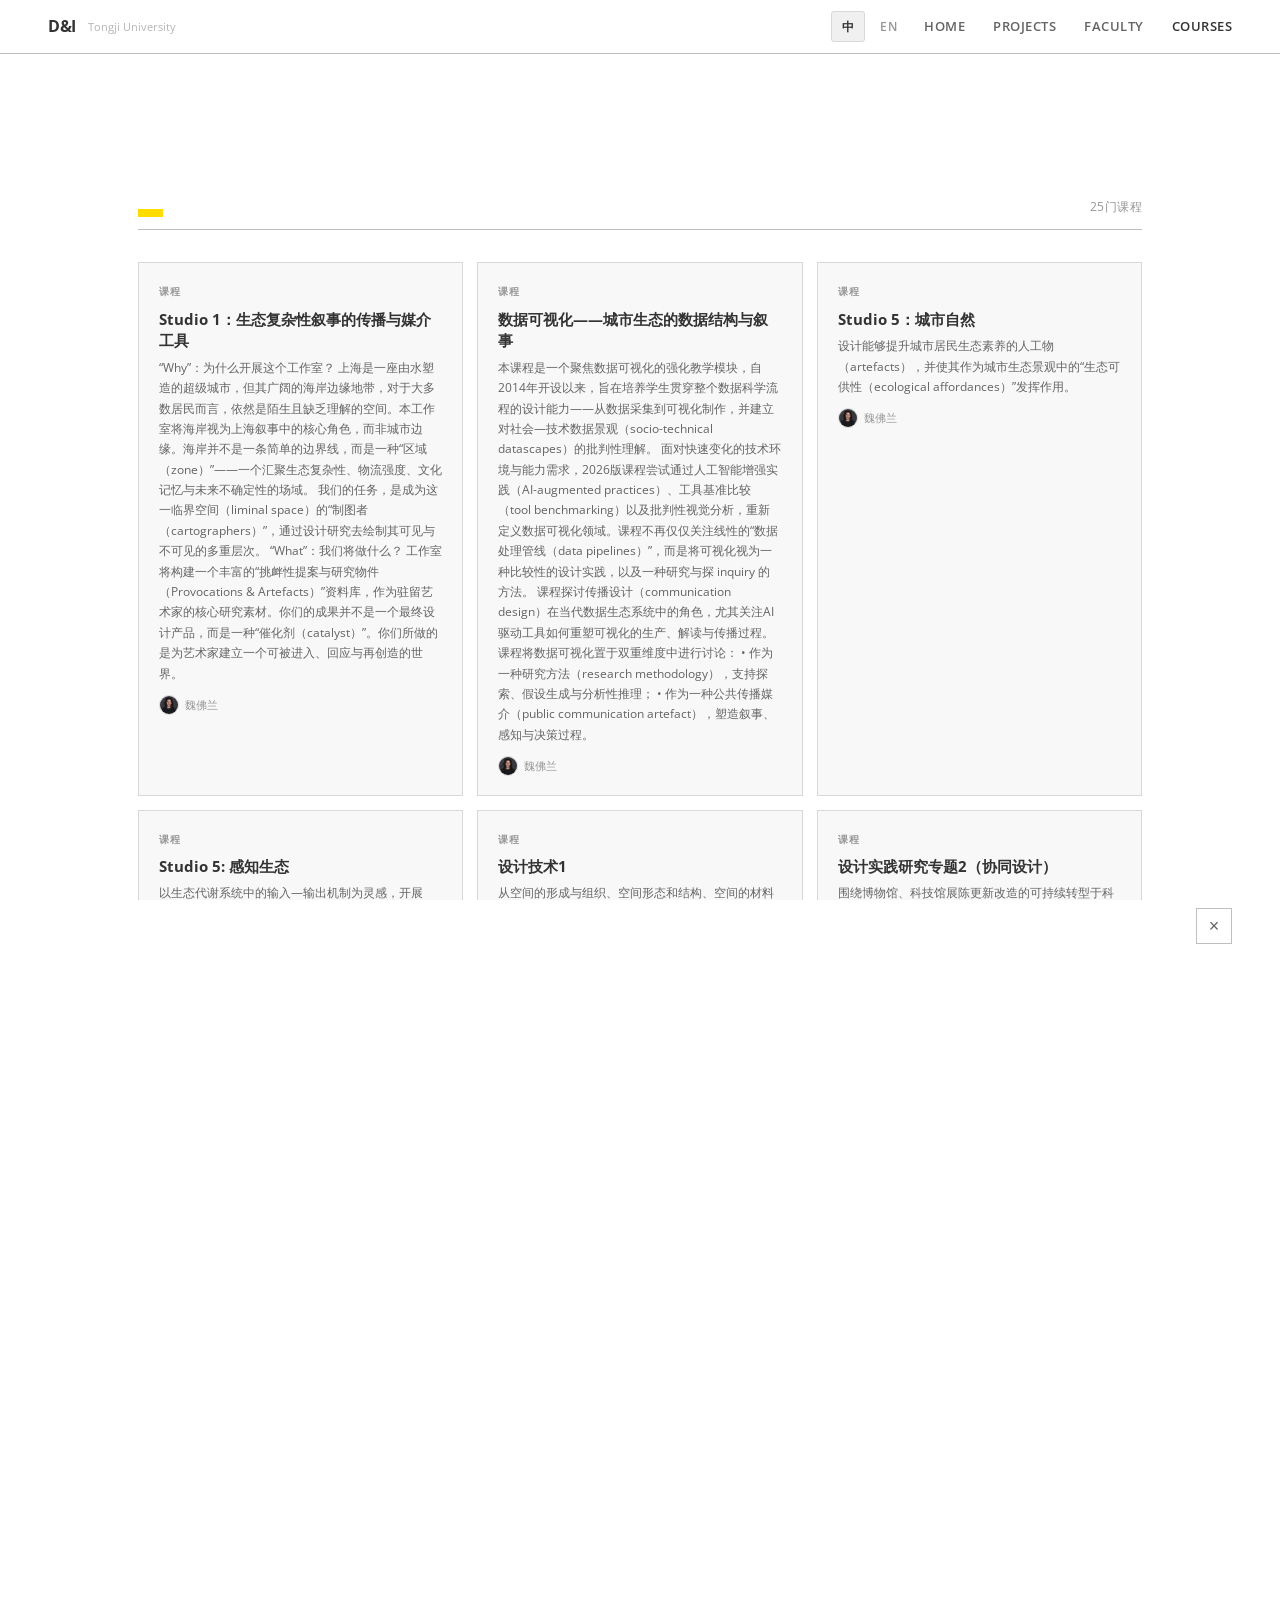
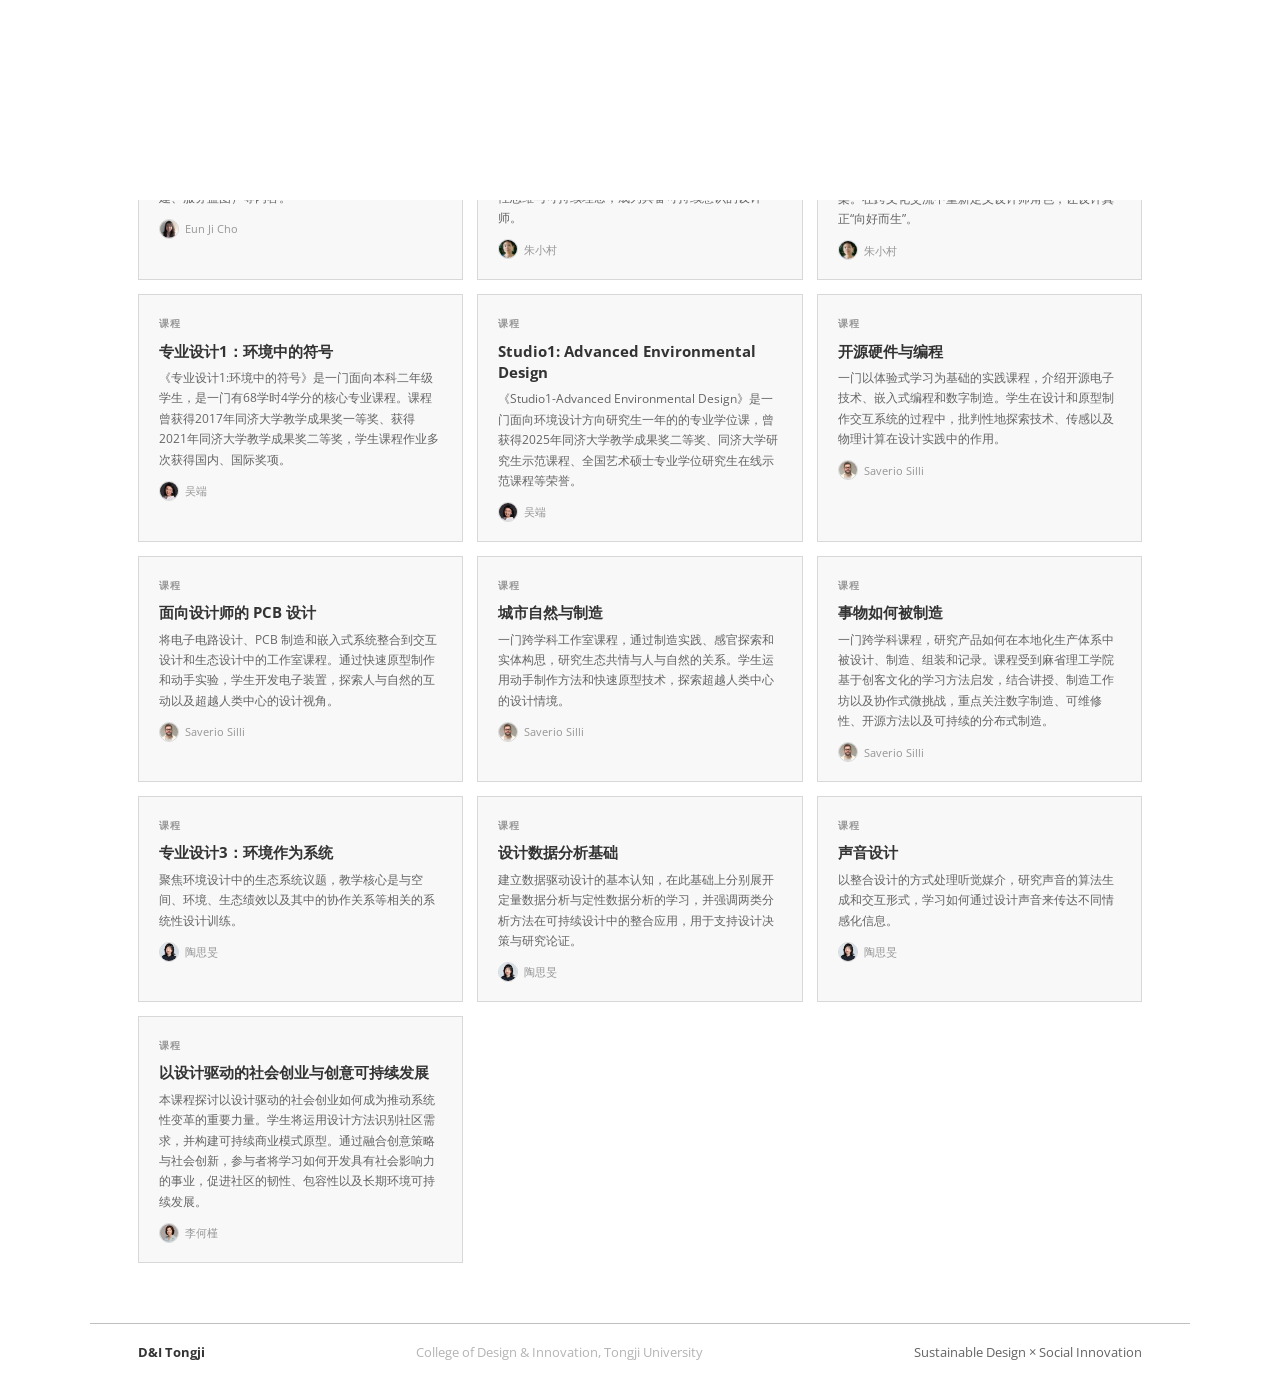
<file: di-sustainable-site/courses.html>
<!DOCTYPE html>
<html lang="zh-CN">
<head>
<meta charset="UTF-8">
<meta name="viewport" content="width=device-width, initial-scale=1.0">
<title>D&I | Courses</title>
<link href="https://fonts.googleapis.com/css2?family=Open+Sans:wght@300;400;600;700&display=swap" rel="stylesheet">
<link rel="stylesheet" href="style.css">
</head>
<body>

<nav class="nav">
  <a href="index.html" class="nav-logo">
    <div class="logo-text">D&I</div>
    <div class="logo-sub">Tongji University</div>
  </a>
  <div class="nav-right">
    <div class="lang-toggle" id="lang-toggle">
      <span class="lang-btn active" data-lang="zh" onclick="setLang('zh')">中</span>
      <span class="lang-btn" data-lang="en" onclick="setLang('en')">EN</span>
    </div>
    <div class="nav-links">
      <a href="index.html" data-page="home" data-t="nav_home">Home</a>
      <a href="projects.html" data-page="projects" data-t="nav_projects">Projects</a>
      <a href="faculty.html" data-page="faculty" data-t="nav_faculty">Faculty</a>
      <a href="courses.html" data-page="courses" data-t="nav_courses">Courses</a>
    </div>
  </div>
</nav>

<div class="page-hero">
  <h1 data-lang-zh="课程" data-lang-en="Courses"></h1>
  <div class="page-subtitle" data-lang-zh="可持续设计与社会创新相关的本科与研究生课程" data-lang-en="Undergraduate and graduate courses in sustainable design and social innovation"></div>
</div>

<div class="section">
  <div class="section-header">
    <h2><span class="color-dot"></span> <span data-lang-zh="全部课程" data-lang-en="All Courses"></span></h2>
    <span class="count" id="courses-count"></span>
  </div>
  <div class="courses-grid" id="courses-grid"></div>
</div>

<div class="detail-overlay" id="detail-overlay">
  <button class="detail-close" onclick="closeDetail()">&times;</button>
  <div class="detail-content" id="detail-content"></div>
</div>

<div class="footer">
  <span class="brand">D&I Tongji</span>
  <span>College of Design & Innovation, Tongji University</span>
  <a href="#">Sustainable Design &times; Social Innovation</a>
</div>

<script src="data.js"></script>
<script src="main.js"></script>
<script>
/* ─── Courses Page ─── */
function renderPage(){
  const data = getData();
  const grid = document.getElementById('courses-grid');

  let cards = [];
  data.forEach(f=>{
    (f.courses||[]).forEach((c,idx)=>{
      const name = langField(c,'name') || T('untitled');
      const desc = langField(c,'description');
      const facName = f.name_zh || f.name_en || '';
      cards.push({name, description:desc, facultyName:facName, facultyPhoto:f.photo, facultyId:f.id, crsIndex:idx});
    });
  });

  document.getElementById('courses-count').textContent = cards.length + T('courses_suffix');

  if(!cards.length){
    grid.innerHTML = `<div class="empty-state"><div class="icon">+</div><h3>${T('no_courses')}</h3></div>`;
    return;
  }

  grid.innerHTML = cards.map(c=>`
    <div class="course-card-home" onclick="openCourseDetail('${c.facultyId}',${c.crsIndex})">
      <div class="course-label">${T('label_course')}</div>
      <h3>${esc(c.name)}</h3>
      <p>${esc(c.description)||''}</p>
      <div class="course-instructor">
        <div class="mini-avatar">${c.facultyPhoto ? `<img src="${c.facultyPhoto}">` : ''}</div>
        <span>${esc(c.facultyName)}</span>
      </div>
    </div>
  `).join('');
}

setActiveNav('courses');
renderPage();
</script>
</body>
</html>
</file>
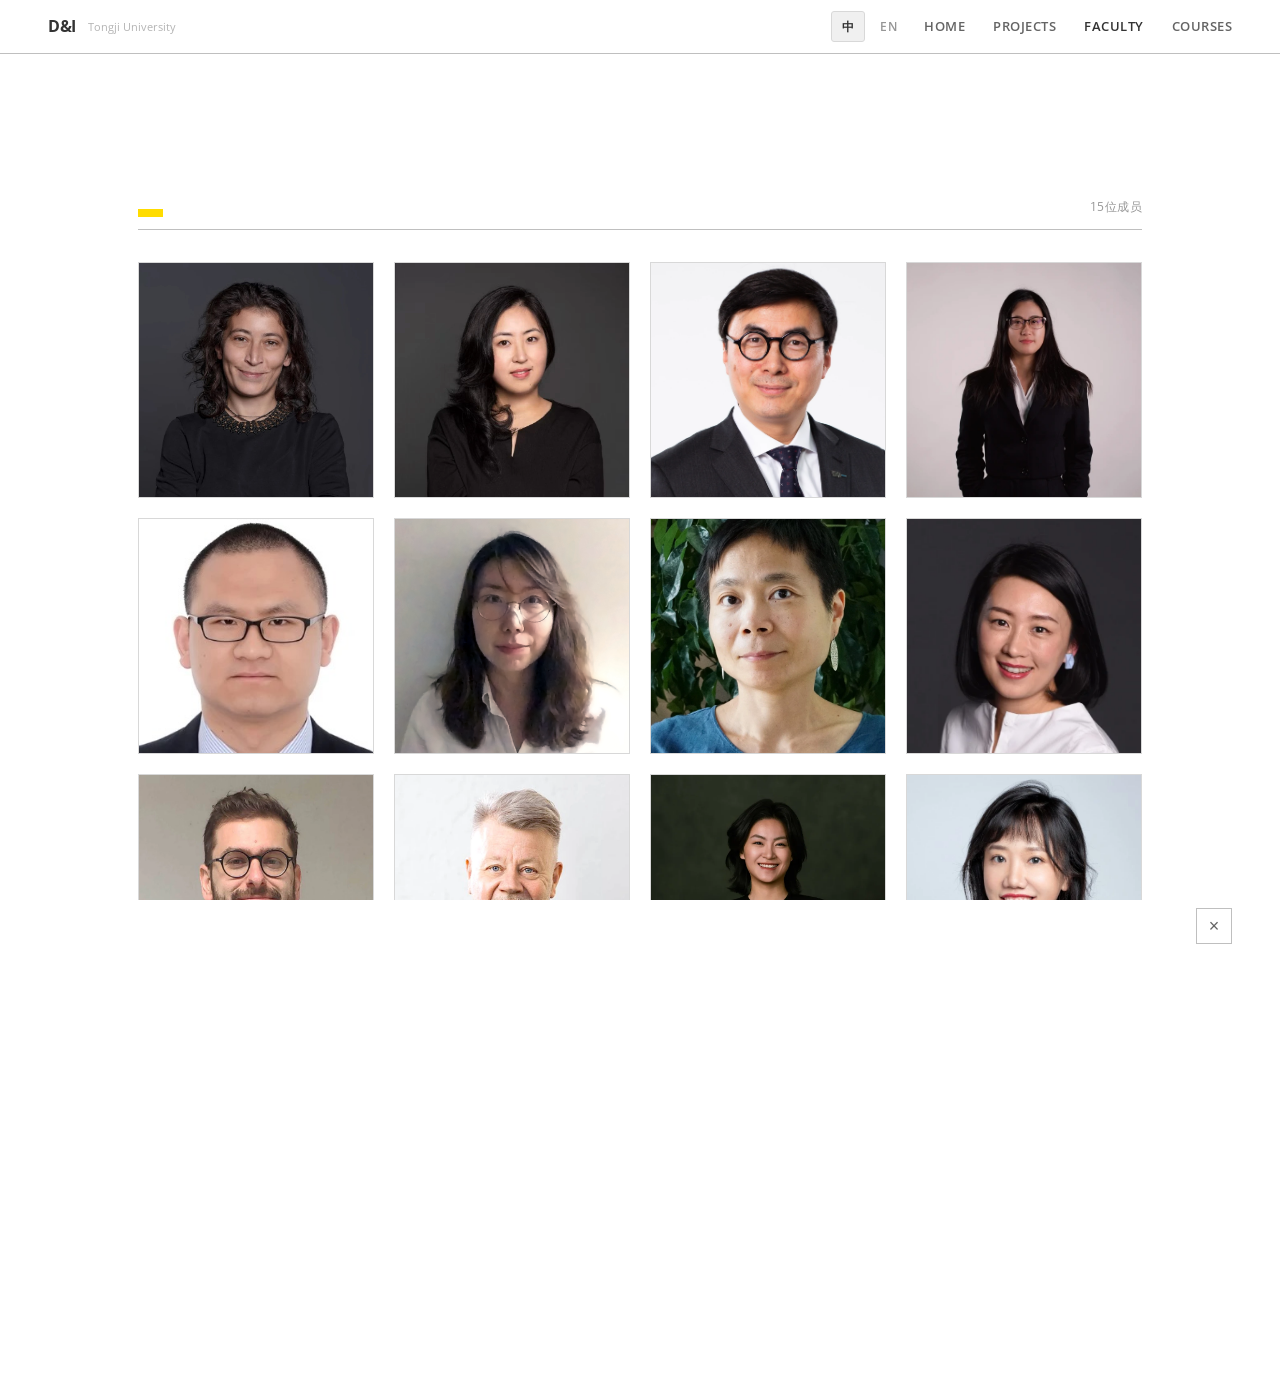
<file: di-sustainable-site/faculty.html>
<!DOCTYPE html>
<html lang="zh-CN">
<head>
<meta charset="UTF-8">
<meta name="viewport" content="width=device-width, initial-scale=1.0">
<title>D&I | Faculty</title>
<link href="https://fonts.googleapis.com/css2?family=Open+Sans:wght@300;400;600;700&display=swap" rel="stylesheet">
<link rel="stylesheet" href="style.css">
</head>
<body>

<nav class="nav">
  <a href="index.html" class="nav-logo">
    <div class="logo-text">D&I</div>
    <div class="logo-sub">Tongji University</div>
  </a>
  <div class="nav-right">
    <div class="lang-toggle" id="lang-toggle">
      <span class="lang-btn active" data-lang="zh" onclick="setLang('zh')">中</span>
      <span class="lang-btn" data-lang="en" onclick="setLang('en')">EN</span>
    </div>
    <div class="nav-links">
      <a href="index.html" data-page="home" data-t="nav_home">Home</a>
      <a href="projects.html" data-page="projects" data-t="nav_projects">Projects</a>
      <a href="faculty.html" data-page="faculty" data-t="nav_faculty">Faculty</a>
      <a href="courses.html" data-page="courses" data-t="nav_courses">Courses</a>
    </div>
  </div>
</nav>

<div class="page-hero">
  <h1 data-lang-zh="教师团队" data-lang-en="Faculty"></h1>
  <div class="page-subtitle" data-lang-zh="在可持续设计与社会创新领域深耕的研究者与实践者" data-lang-en="Researchers and practitioners advancing sustainable design and social innovation"></div>
</div>

<div class="section">
  <div class="section-header">
    <h2><span class="color-dot"></span> <span data-lang-zh="全部教师" data-lang-en="All Faculty"></span></h2>
    <span class="count" id="faculty-count"></span>
  </div>
  <div class="faculty-grid" id="faculty-grid"></div>
</div>

<div class="detail-overlay" id="detail-overlay">
  <button class="detail-close" onclick="closeDetail()">&times;</button>
  <div class="detail-content" id="detail-content"></div>
</div>

<div class="footer">
  <span class="brand">D&I Tongji</span>
  <span>College of Design & Innovation, Tongji University</span>
  <a href="#">Sustainable Design &times; Social Innovation</a>
</div>

<script src="data.js"></script>
<script src="main.js"></script>
<script>
/* ─── Faculty Page ─── */
function renderPage(){
  const data = getData();
  document.getElementById('faculty-count').textContent = data.length + T('members_suffix');
  const grid = document.getElementById('faculty-grid');

  if(!data.length){
    grid.innerHTML = `<div class="empty-state"><div class="icon">+</div><h3>${T('no_faculty')}</h3></div>`;
    return;
  }

  grid.innerHTML = data.map(f=>{
    const name = f.name_zh || f.name_en || T('untitled');
    const title = __LANG==='zh' ? (f.title_zh||f.title_en) : (f.title_en||f.title_zh);
    return `<div class="faculty-card" onclick="openDetail('${f.id}')">
      <div class="card-img">
        ${f.photo ? `<img src="${f.photo}" alt="${esc(name)}">` : `<div class="placeholder">${getInitials(name)}</div>`}
      </div>
      <div class="card-overlay">
        <div class="card-label">${T('label_faculty')}</div>
        <div class="card-title">${esc(name)}</div>
        <div class="card-subtitle">${esc(title)||''}</div>
        <div class="tags">${(f.tags||[]).slice(0,3).map(t=>`<span class="tag">${esc(t)}</span>`).join('')}</div>
      </div>
    </div>`;
  }).join('');

  // Auto-open detail if ?detail=xxx in URL
  const params = new URLSearchParams(window.location.search);
  const detailId = params.get('detail');
  if(detailId) openDetail(detailId);
}

setActiveNav('faculty');
renderPage();
</script>
</body>
</html>
</file>
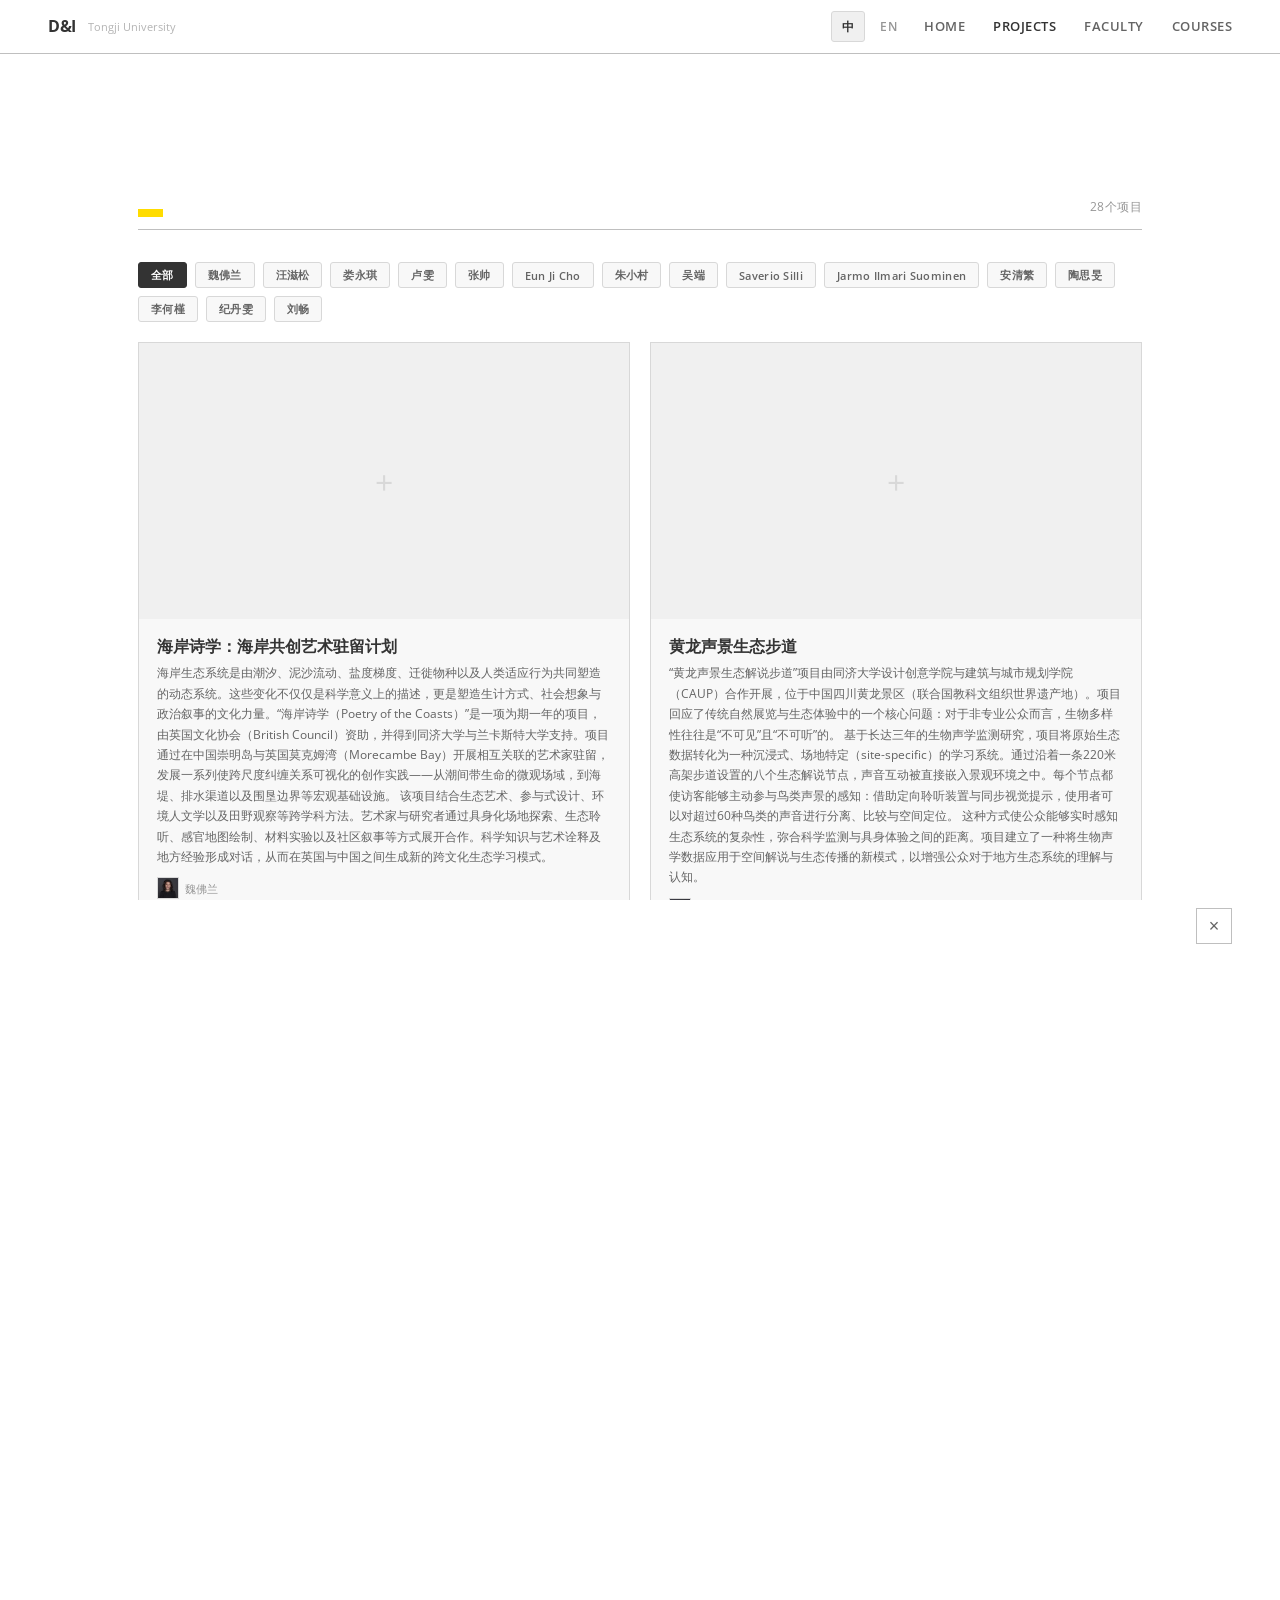
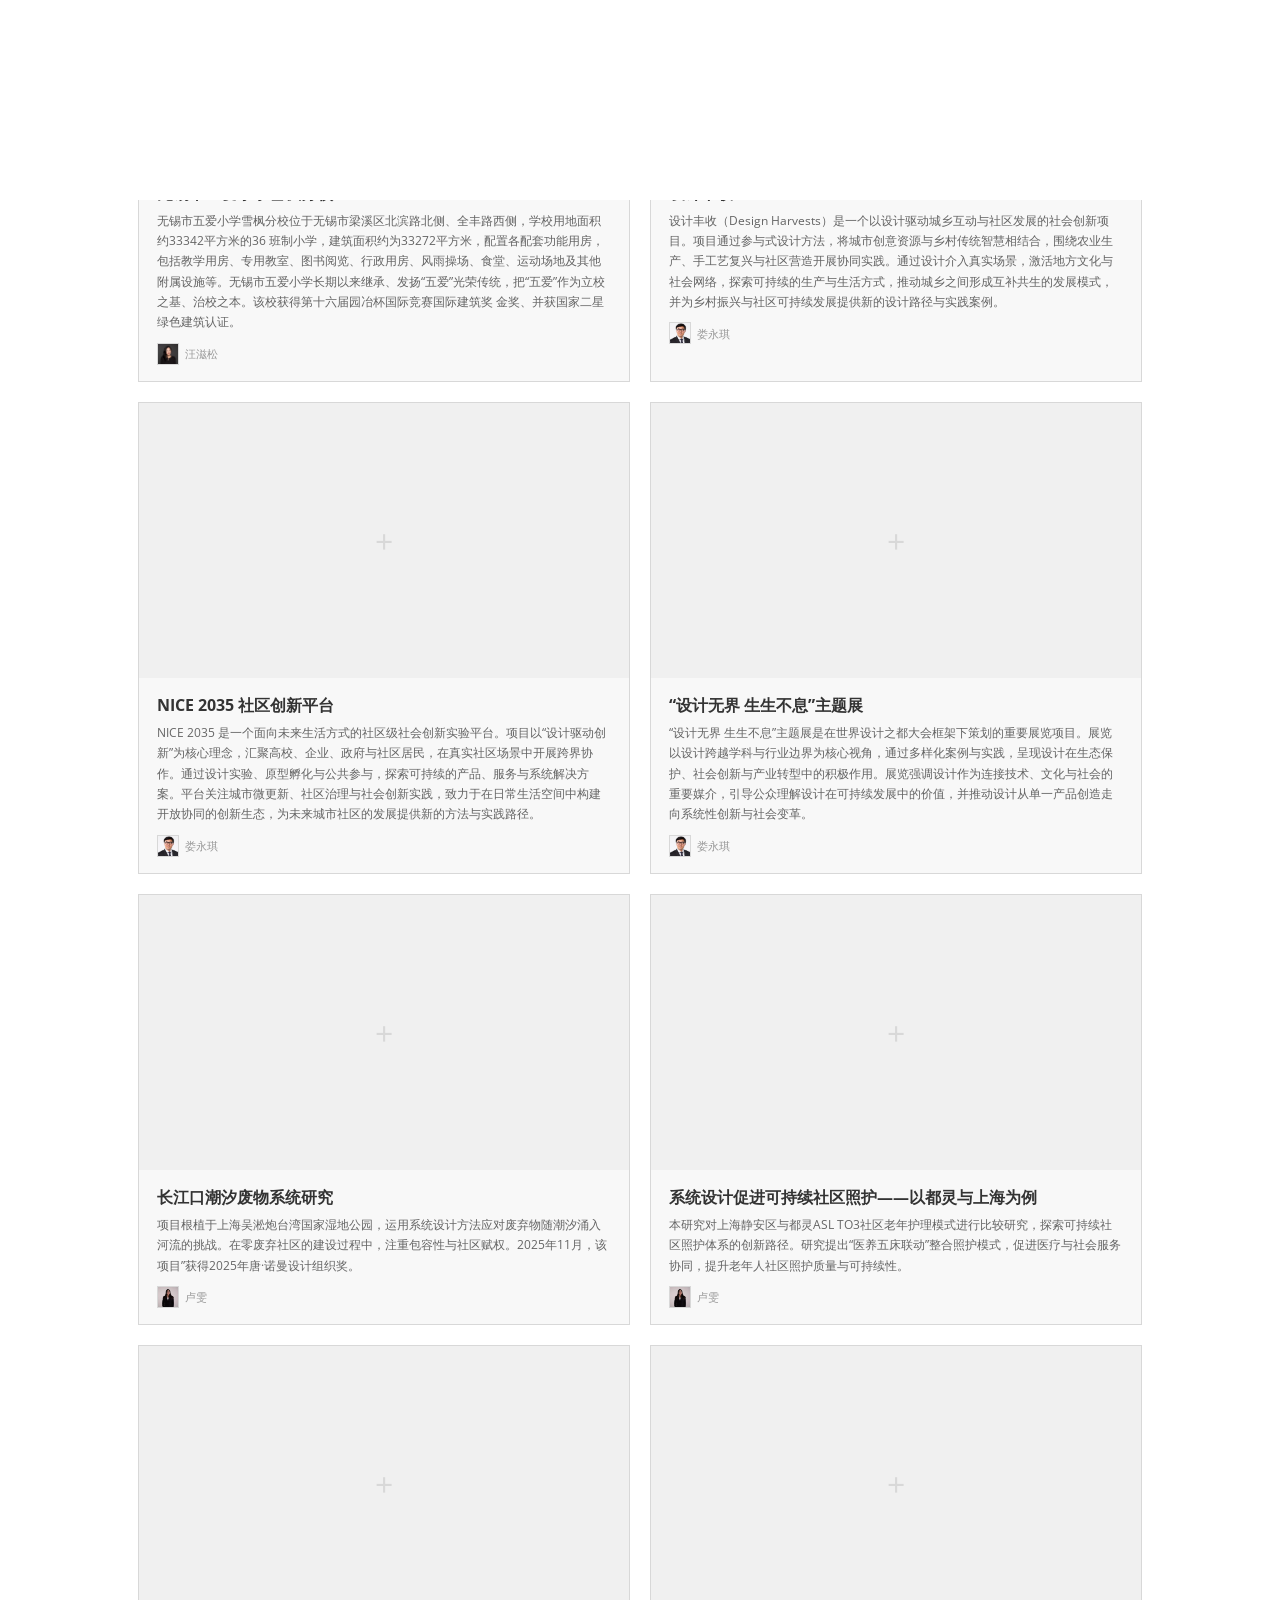
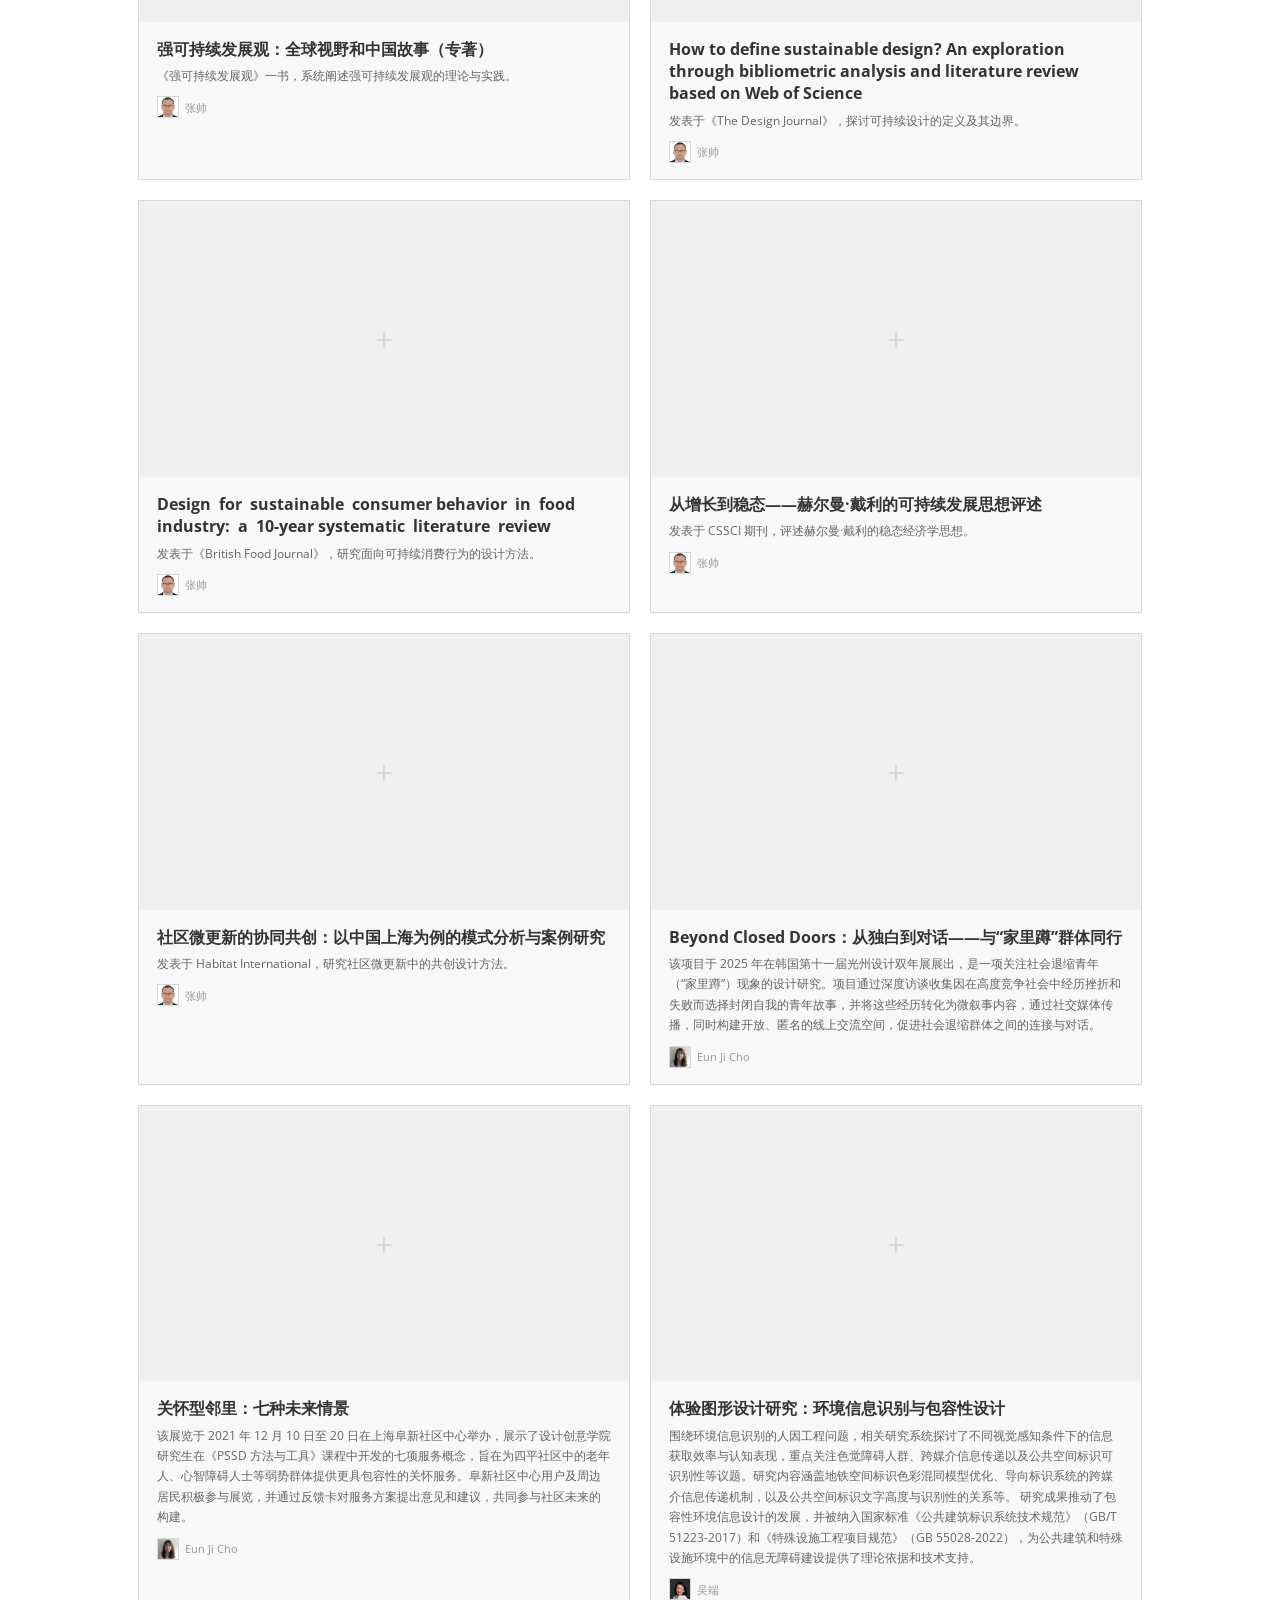
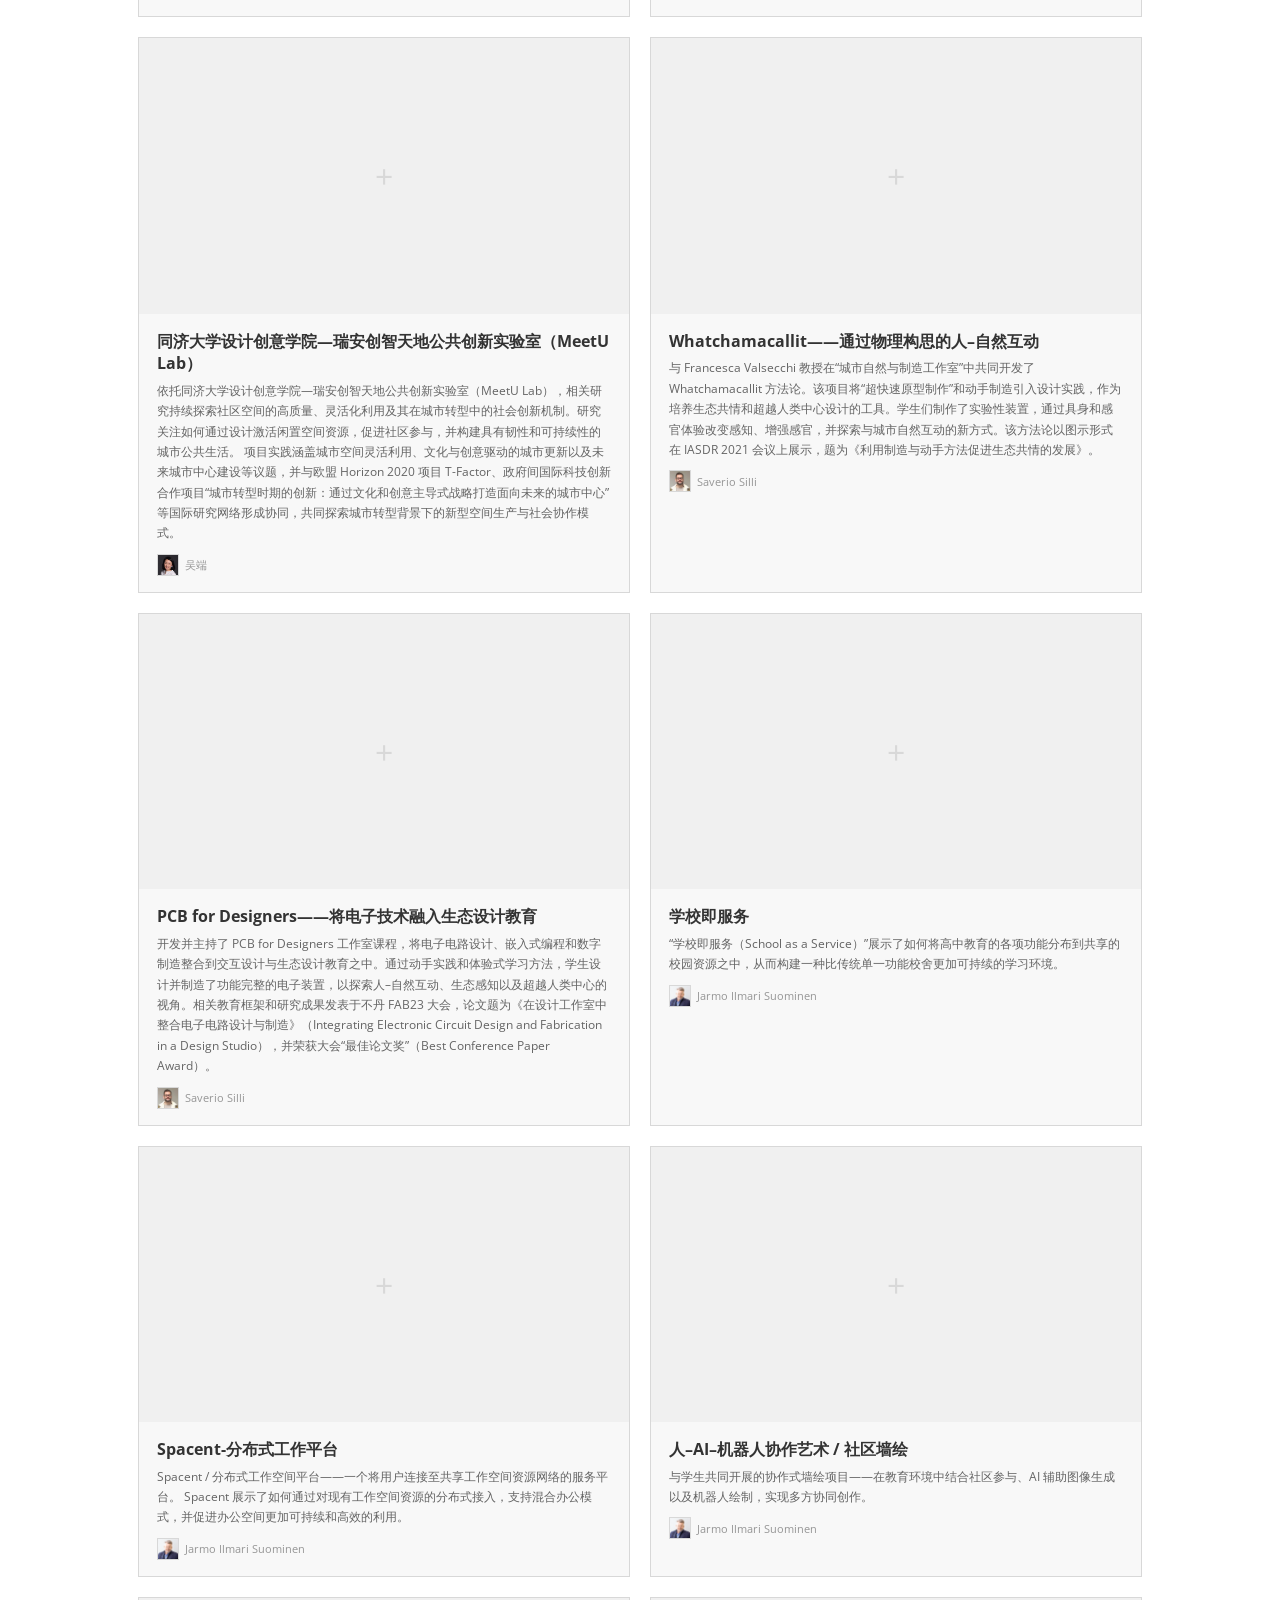
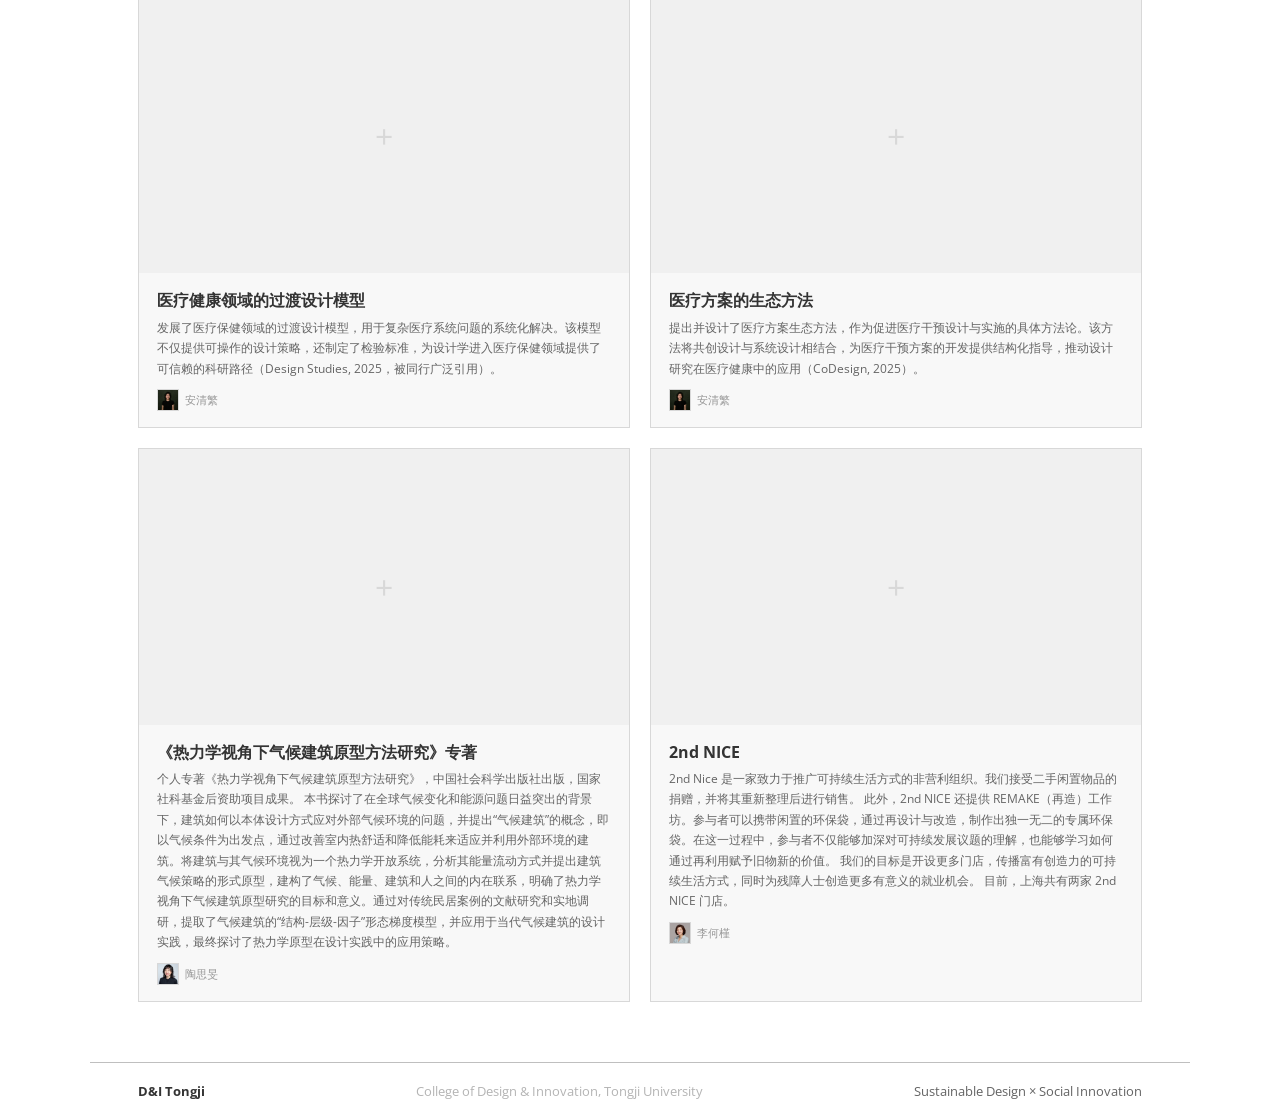
<file: di-sustainable-site/projects.html>
<!DOCTYPE html>
<html lang="zh-CN">
<head>
<meta charset="UTF-8">
<meta name="viewport" content="width=device-width, initial-scale=1.0">
<title>D&I | Projects</title>
<link href="https://fonts.googleapis.com/css2?family=Open+Sans:wght@300;400;600;700&display=swap" rel="stylesheet">
<link rel="stylesheet" href="style.css">
</head>
<body>

<nav class="nav">
  <a href="index.html" class="nav-logo">
    <div class="logo-text">D&I</div>
    <div class="logo-sub">Tongji University</div>
  </a>
  <div class="nav-right">
    <div class="lang-toggle" id="lang-toggle">
      <span class="lang-btn active" data-lang="zh" onclick="setLang('zh')">中</span>
      <span class="lang-btn" data-lang="en" onclick="setLang('en')">EN</span>
    </div>
    <div class="nav-links">
      <a href="index.html" data-page="home" data-t="nav_home">Home</a>
      <a href="projects.html" data-page="projects" data-t="nav_projects">Projects</a>
      <a href="faculty.html" data-page="faculty" data-t="nav_faculty">Faculty</a>
      <a href="courses.html" data-page="courses" data-t="nav_courses">Courses</a>
    </div>
  </div>
</nav>

<div class="page-hero">
  <h1 data-lang-zh="项目案例" data-lang-en="Projects"></h1>
  <div class="page-subtitle" data-lang-zh="可持续设计与社会创新的代表性研究成果与实践项目" data-lang-en="Selected research outcomes and practice projects in sustainable design and social innovation"></div>
</div>

<div class="section">
  <div class="section-header">
    <h2><span class="color-dot"></span> <span data-lang-zh="全部项目" data-lang-en="All Projects"></span></h2>
    <span class="count" id="projects-count"></span>
  </div>
  <!-- Filter by faculty -->
  <div style="margin-bottom:20px;display:flex;gap:8px;flex-wrap:wrap" id="filter-bar">
    <button class="filter-btn active" data-filter="all" onclick="filterProjects('all')"></button>
  </div>
  <div class="projects-grid" id="projects-grid"></div>
</div>

<div class="detail-overlay" id="detail-overlay">
  <button class="detail-close" onclick="closeDetail()">&times;</button>
  <div class="detail-content" id="detail-content"></div>
</div>

<div class="footer">
  <span class="brand">D&I Tongji</span>
  <span>College of Design & Innovation, Tongji University</span>
  <a href="#">Sustainable Design &times; Social Innovation</a>
</div>

<style>
.filter-btn{
  padding:4px 12px;font-size:11px;font-weight:600;
  border:1px solid var(--color-border-sub);
  background:var(--color-bg-subtle);color:var(--color-text-sub);
  cursor:pointer;transition:var(--transition);letter-spacing:0.3px;
  border-radius:3px;font-family:var(--font-sans);
}
.filter-btn:hover{border-color:var(--color-border);background:var(--color-bg-alt)}
.filter-btn.active{background:var(--color-title-deep);color:#fff;border-color:var(--color-title-deep)}
</style>

<script src="data.js"></script>
<script src="main.js"></script>
<script>
/* ─── Projects Page ─── */
let __FILTER = 'all';
let __ALL_CARDS = [];

function renderPage(){
  const data = getData();
  __ALL_CARDS = [];
  data.forEach(f=>{
    (f.achievements||[]).forEach((a,idx)=>{
      const galImgs = (f.gallery||[]).filter(g=>g.src);
      const cover = galImgs[0] ? galImgs[0].src : '';
      __ALL_CARDS.push({
        name: langField(a,'name') || T('untitled'),
        description: langField(a,'description'),
        facultyName: f.name_zh || f.name_en || '',
        facultyId: f.id,
        achIndex: idx
      });
    });
  });

  document.getElementById('projects-count').textContent = __ALL_CARDS.length + T('projects_suffix');

  // Build filter bar
  const bar = document.getElementById('filter-bar');
  const faculties = data.map(f=>({id:f.id, name: f.name_zh || f.name_en}));
  bar.innerHTML = `<button class="filter-btn ${__FILTER==='all'?'active':''}" data-filter="all" onclick="filterProjects('all')">${__LANG==='zh'?'全部':'All'}</button>`
    + faculties.map(f=>`<button class="filter-btn ${__FILTER===f.id?'active':''}" data-filter="${f.id}" onclick="filterProjects('${f.id}')">${esc(f.name)}</button>`).join('');

  applyFilter();
}

function filterProjects(id){
  __FILTER = id;
  document.querySelectorAll('.filter-btn').forEach(b=>b.classList.toggle('active', b.dataset.filter === id));
  applyFilter();
}

function applyFilter(){
  const grid = document.getElementById('projects-grid');
  const cards = __FILTER === 'all' ? __ALL_CARDS : __ALL_CARDS.filter(c=>c.facultyId === __FILTER);

  if(!cards.length){
    grid.innerHTML = `<div class="empty-state"><div class="icon">+</div><h3>${T('no_projects')}</h3></div>`;
    return;
  }

  const data = getData();
  grid.innerHTML = cards.map(p=>{
    const f = data.find(x=>x.id===p.facultyId);
    return `<div class="project-card" onclick="openProjectDetail('${p.facultyId}',${p.achIndex})">
      <div class="project-img">
        <div class="placeholder">+</div>
      </div>
      <div class="project-text">
        <h3>${esc(p.name)}</h3>
        <p>${esc(p.description)||''}</p>
        <div class="project-faculty">
          <div class="mini-avatar">${f && f.photo ? `<img src="${f.photo}">` : ''}</div>
          <span>${esc(p.facultyName)}</span>
        </div>
      </div>
    </div>`;
  }).join('');
}

setActiveNav('projects');
renderPage();
</script>
</body>
</html>
</file>
<file: di-sustainable-site/style.css>
*,*::before,*::after{box-sizing:border-box;margin:0;padding:0}
:root{
  --color-bg:#FFFFFF;
  --color-text:#505050;
  --color-text-heading:#3E3E3E;
  --color-text-sub:#646464;
  --color-text-muted:#969696;
  --color-text-weak:#B4B4B4;
  --color-title-deep:#333333;
  --color-link:#505050;
  --color-link-hover:#C60000;
  --color-selected:#1A68D7;
  --color-external:#1E64DC;
  --color-external-hover:#41ADFF;
  --color-border:#BFBFBF;
  --color-border-sub:#D8D8D8;
  --color-input-border:#CACACA;
  --color-input-bg:#FBFBFB;
  --color-bg-subtle:#F8F8F8;
  --color-bg-muted:#F3F3F3;
  --color-bg-alt:#F0F0F0;
  --color-bg-hover:#EEEEEE;
  --color-bg-card:#F0F0F0;
  --accent-red:#EB212E;
  --accent-gold:#C6B071;
  --accent-yellow:#FFDC00;
  --accent-orange:#F36921;
  --accent-green:#44DC99;
  --accent-blue:#1E5AF0;
  --font-sans:'Open Sans',Arial,"Hiragino Sans GB","STHeiti","Microsoft YaHei",SimSun,sans-serif;
  --font-size-base:13px;
  --line-height-base:165%;
  --transition:0.2s ease;
}
html{font-size:16px;scroll-behavior:smooth}
body{
  font-family:var(--font-sans);
  background:var(--color-bg);
  color:var(--color-text);
  line-height:var(--line-height-base);
  font-size:var(--font-size-base);
}
a{color:var(--color-link);text-decoration:none;transition:var(--transition)}
a:hover{color:var(--color-link-hover)}

/* --- Nav --- */
.nav{
  position:fixed;top:0;left:0;right:0;z-index:100;
  display:flex;align-items:center;justify-content:space-between;
  padding:0 48px;height:54px;
  background:rgba(255,255,255,0.9);
  border-bottom:1px solid var(--color-border);
  backdrop-filter:blur(6px);
}
.nav-logo{display:flex;align-items:center;gap:12px}
.nav-logo .logo-text{font-size:16px;font-weight:700;color:var(--color-title-deep);letter-spacing:-0.5px}
.nav-logo .logo-sub{font-size:11px;color:var(--color-text-weak);font-weight:400}
.nav-links{display:flex;gap:28px}
.nav-right{display:flex;align-items:center;gap:16px}
.lang-toggle{
  display:flex;align-items:center;gap:4px;
  font-size:12px;font-weight:600;letter-spacing:0.5px;
  cursor:pointer;user-select:none;
}
.lang-toggle .lang-btn{
  padding:4px 10px;border-radius:3px;
  color:var(--color-text-muted);transition:var(--transition);
  border:1px solid transparent;
}
.lang-toggle .lang-btn:hover{color:var(--color-text-sub)}
.lang-toggle .lang-btn.active{
  color:var(--color-title-deep);
  background:var(--color-bg-alt);
  border-color:var(--color-border-sub);
}
.nav-links a{
  font-size:13px;font-weight:600;
  color:var(--color-text-sub);
  text-transform:uppercase;letter-spacing:0.5px;
}
.nav-links a:hover{color:var(--color-link-hover)}
.nav-links a.active{color:var(--color-title-deep)}

/* --- Hero (index only) --- */
.hero{
  min-height:100vh;
  display:flex;flex-direction:column;justify-content:center;align-items:flex-start;
  padding:120px 48px 60px;
  max-width:1100px;margin:0 auto;
  position:relative;
}
.hero-tag{font-size:12px;font-weight:600;text-transform:uppercase;letter-spacing:2px;color:var(--color-external);margin-bottom:24px;display:flex;align-items:center;gap:12px}
.hero h1{font-size:clamp(28px,5vw,48px);font-weight:700;line-height:1.12;letter-spacing:-0.5px;color:var(--color-title-deep);max-width:800px}
.hero h1 .line2{color:var(--color-text-sub);font-weight:400}
.hero-manifesto{font-size:15px;color:var(--color-text-sub);max-width:560px;margin-top:20px;line-height:1.8;border-left:3px solid var(--accent-gold);padding-left:16px}
.hero-sub{font-size:14px;color:var(--color-text-sub);max-width:520px;margin-top:16px;line-height:1.8}
.hero-metrics{display:flex;gap:40px;margin-top:36px;padding-top:28px;border-top:1px solid var(--color-border)}
.hero-metric .num{font-size:28px;font-weight:700;color:var(--color-title-deep);letter-spacing:-0.5px}
.hero-metric .label{font-size:11px;font-weight:600;text-transform:uppercase;letter-spacing:1.5px;color:var(--color-text-muted);margin-top:4px}

/* --- Sub-page hero --- */
.page-hero{
  padding:100px 48px 40px;
  max-width:1100px;margin:0 auto;
}
.page-hero h1{
  font-size:clamp(24px,4vw,36px);font-weight:700;
  color:var(--color-title-deep);letter-spacing:-0.3px;
}
.page-hero .page-subtitle{
  font-size:14px;color:var(--color-text-sub);margin-top:8px;line-height:1.7;max-width:600px;
}

/* --- Section --- */
.section{padding:48px 48px 60px;max-width:1100px;margin:0 auto}
.section-header{
  display:flex;align-items:flex-end;justify-content:space-between;
  margin-bottom:32px;padding-bottom:12px;
  border-bottom:1px solid var(--color-border);
}
.section-header h2{
  font-size:14px;font-weight:bold;
  color:var(--color-title-deep);
  text-transform:uppercase;letter-spacing:1px;
  display:flex;align-items:center;gap:10px;
}
.section-header h2 .color-dot{
  display:inline-block;width:25px;height:8px;
  background:var(--accent-yellow);
}
.section-header .count{font-size:12px;color:var(--color-text-muted);letter-spacing:0.5px}
.expand-link{font-size:12px;color:var(--color-link);text-decoration:none;font-weight:600;letter-spacing:0.3px}
.expand-link:hover{color:var(--color-link-hover)}

/* --- Faculty Grid --- */
.faculty-grid{display:grid;grid-template-columns:repeat(auto-fill,minmax(220px,1fr));gap:20px}
.faculty-card{
  cursor:pointer;
  border:1px solid var(--color-border-sub);
  overflow:hidden;transition:all 0.3s ease;
  background:var(--color-bg-card);
  position:relative;
  aspect-ratio:1/1;
}
.faculty-card:hover{border-color:var(--color-border);box-shadow:0 4px 16px rgba(0,0,0,0.08);transform:translateY(-2px)}
.faculty-card .card-img{
  position:absolute;inset:0;
  overflow:hidden;
}
.faculty-card .card-img img{
  width:100%;height:100%;object-fit:cover;
  transition:transform 0.4s ease, filter 0.3s ease;
}
.faculty-card:hover .card-img img{transform:scale(1.05);filter:brightness(0.35)}
.faculty-card .card-img .placeholder{
  width:100%;height:100%;display:flex;align-items:center;justify-content:center;
  font-size:42px;font-weight:700;color:var(--color-border-sub);background:var(--color-bg-card);
}
.faculty-card .card-overlay{
  position:absolute;inset:0;
  display:flex;flex-direction:column;justify-content:flex-end;
  padding:18px 16px;
  opacity:0;transition:opacity 0.3s ease;
  background:linear-gradient(to top, rgba(0,0,0,0.6) 0%, rgba(0,0,0,0.15) 50%, transparent 100%);
  pointer-events:none;
}
.faculty-card:hover .card-overlay{opacity:1;pointer-events:auto}
.faculty-card .card-label{font-size:10px;font-weight:600;text-transform:uppercase;letter-spacing:1px;color:rgba(255,255,255,0.7);margin-bottom:6px}
.faculty-card .card-title{font-size:17px;font-weight:bold;color:#fff;line-height:1.35}
.faculty-card .card-subtitle{font-size:12px;color:rgba(255,255,255,0.75);margin-top:3px}
.faculty-card .tags{display:flex;gap:4px;margin-top:8px;flex-wrap:wrap}
.faculty-card .tag{font-size:10px;font-weight:600;padding:2px 6px;background:rgba(255,255,255,0.2);color:rgba(255,255,255,0.9);letter-spacing:0.3px;backdrop-filter:blur(4px)}

/* --- Projects Grid --- */
.projects-grid{display:grid;grid-template-columns:repeat(auto-fill,minmax(340px,1fr));gap:20px}
.project-card{cursor:pointer;border:1px solid var(--color-border-sub);overflow:hidden;transition:var(--transition);background:var(--color-bg-subtle)}
.project-card:hover{border-color:var(--color-border);box-shadow:0 2px 12px rgba(0,0,0,0.06)}
.project-card::before{content:'';display:block;height:0;width:100%;transition:height 0.25s ease}
.project-card:nth-child(6n+1)::before{background:var(--accent-red)}
.project-card:nth-child(6n+2)::before{background:var(--accent-gold)}
.project-card:nth-child(6n+3)::before{background:var(--accent-yellow)}
.project-card:nth-child(6n+4)::before{background:var(--accent-orange)}
.project-card:nth-child(6n+5)::before{background:var(--accent-green)}
.project-card:nth-child(6n+6)::before{background:var(--accent-blue)}
.project-card:hover::before{height:4px}
.project-card .project-img{width:100%;aspect-ratio:16/9;overflow:hidden;background:var(--color-bg-card)}
.project-card .project-img img{width:100%;height:100%;object-fit:cover;transition:var(--transition)}
.project-card:hover .project-img img{transform:scale(1.03)}
.project-card .project-img .placeholder{width:100%;height:100%;display:flex;align-items:center;justify-content:center;font-size:32px;color:var(--color-border-sub)}
.project-card .project-text{padding:16px 18px}
.project-card .project-text h3{font-size:16px;font-weight:bold;color:var(--color-title-deep);line-height:1.4;margin-bottom:6px;transition:var(--transition)}
.project-card:hover .project-text h3{color:var(--color-link-hover)}
.project-card .project-text p{font-size:12px;color:var(--color-text-sub);line-height:1.7}
.project-card .project-text .project-faculty{display:flex;align-items:center;gap:6px;margin-top:10px;font-size:11px;color:var(--color-text-muted)}
.project-card .project-text .project-faculty .mini-avatar{width:22px;height:22px;overflow:hidden;border:1px solid var(--color-border-sub);flex-shrink:0}
.project-card .project-text .project-faculty .mini-avatar img{width:100%;height:100%;object-fit:cover}

/* --- Courses Grid --- */
.courses-grid{display:grid;grid-template-columns:repeat(auto-fill,minmax(280px,1fr));gap:14px}
.course-card-home{
  padding:18px 20px;
  border:1px solid var(--color-border-sub);
  transition:var(--transition);
  background:var(--color-bg-subtle);
  cursor:default;
  position:relative;overflow:hidden;
}
.course-card-home::before{content:'';position:absolute;top:0;left:0;width:100%;height:0;transition:height 0.25s ease}
.course-card-home:nth-child(6n+1)::before{background:var(--accent-red)}
.course-card-home:nth-child(6n+2)::before{background:var(--accent-gold)}
.course-card-home:nth-child(6n+3)::before{background:var(--accent-yellow)}
.course-card-home:nth-child(6n+4)::before{background:var(--accent-orange)}
.course-card-home:nth-child(6n+5)::before{background:var(--accent-green)}
.course-card-home:nth-child(6n+6)::before{background:var(--accent-blue)}
.course-card-home:hover::before{height:4px}
.course-card-home:hover{border-color:var(--color-border);box-shadow:0 1px 6px rgba(0,0,0,0.05)}
.course-card-home .course-label{font-size:10px;font-weight:600;text-transform:uppercase;letter-spacing:1px;color:var(--color-text-muted);margin-bottom:6px}
.course-card-home h3{font-size:15px;font-weight:bold;color:var(--color-title-deep);margin-bottom:6px;transition:var(--transition)}
.course-card-home:hover h3{color:var(--color-link-hover)}
.course-card-home p{font-size:12px;color:var(--color-text-sub);line-height:1.7}
.course-card-home .course-instructor{display:flex;align-items:center;gap:6px;margin-top:10px;font-size:11px;color:var(--color-text-muted)}
.course-card-home .course-instructor .mini-avatar{width:20px;height:20px;overflow:hidden;border:1px solid var(--color-border-sub);flex-shrink:0;border-radius:50%}
.course-card-home .course-instructor .mini-avatar img{width:100%;height:100%;object-fit:cover}

/* --- Empty State --- */
.empty-state{text-align:center;padding:80px 32px;color:var(--color-text-muted)}
.empty-state .icon{font-size:40px;margin-bottom:16px;opacity:0.2}
.empty-state h3{font-size:16px;font-weight:bold;color:var(--color-title-deep);margin-bottom:8px}
.empty-state p{font-size:13px;max-width:380px;margin:0 auto 20px;line-height:1.7;color:var(--color-text-sub)}

/* --- Detail Overlay --- */
.detail-overlay{
  position:fixed;inset:0;z-index:200;background:var(--color-bg);
  overflow-y:auto;transform:translateY(100%);
  transition:transform 0.35s cubic-bezier(0.4,0,0.2,1);
}
.detail-overlay.active{transform:translateY(0)}
.detail-close{
  position:fixed;top:8px;right:48px;z-index:201;
  width:36px;height:36px;
  display:flex;align-items:center;justify-content:center;
  border:1px solid var(--color-border);background:var(--color-bg);
  cursor:pointer;font-size:18px;color:var(--color-text-sub);
  transition:var(--transition);
}
.detail-close:hover{background:var(--color-link-hover);color:#fff;border-color:var(--color-link-hover)}
.detail-content{max-width:900px;margin:0 auto;padding:100px 48px 60px}
.detail-top{display:grid;grid-template-columns:240px 1fr;gap:32px;margin-bottom:48px;padding-bottom:32px;border-bottom:1px solid var(--color-border)}
.detail-photo{aspect-ratio:3/4;overflow:hidden;background:var(--color-bg-card)}
.detail-photo img{width:100%;height:100%;object-fit:cover}
.detail-photo .placeholder{width:100%;height:100%;display:flex;align-items:center;justify-content:center;font-size:36px;font-weight:700;color:var(--color-border-sub);background:var(--color-bg-card)}
.detail-meta h1{font-size:27px;font-weight:bold;color:var(--color-text-heading);letter-spacing:-0.3px;margin-bottom:4px}
.detail-meta .title{font-size:14px;color:var(--color-text-muted);margin-bottom:16px}
.detail-meta .bio{font-size:14px;line-height:1.8;color:var(--color-text-sub);max-width:65ch}
.detail-tags{display:flex;gap:6px;margin-top:16px;flex-wrap:wrap}
.detail-tags .tag{font-size:11px;font-weight:600;padding:3px 8px;background:var(--accent-yellow);color:var(--color-title-deep);letter-spacing:0.3px}
.detail-section{margin-bottom:40px}
.detail-section h2{font-size:13px;font-weight:bold;text-transform:uppercase;letter-spacing:1.5px;color:var(--color-text-sub);margin-bottom:16px;padding-bottom:10px;border-bottom:1px solid var(--color-border-sub)}
.achievement-card{padding:16px 0;border-bottom:1px solid var(--color-border-sub)}
.achievement-card:last-child{border-bottom:none}
.achievement-card h3{font-size:17px;font-weight:bold;color:var(--color-text-heading);margin-bottom:6px}
.achievement-card p{font-size:13px;color:var(--color-text-sub);line-height:1.8;max-width:65ch}
.course-card{padding:12px 16px;border:1px solid var(--color-border-sub);margin-bottom:8px;transition:var(--transition);background:var(--color-bg-subtle)}
.course-card:hover{border-color:var(--color-border)}
.course-card h3{font-size:14px;font-weight:bold;color:var(--color-text-heading);margin-bottom:4px}
.course-card p{font-size:12px;color:var(--color-text-muted)}
.gallery-grid{display:grid;grid-template-columns:repeat(auto-fill,minmax(200px,1fr));gap:10px}
.gallery-item{aspect-ratio:4/3;overflow:hidden;background:var(--color-bg-card);position:relative;cursor:pointer}
.gallery-item img{width:100%;height:100%;object-fit:cover;transition:var(--transition)}
.gallery-item:hover img{transform:scale(1.04)}
.gallery-item .caption{position:absolute;bottom:0;left:0;right:0;padding:8px 12px;background:rgba(0,0,0,0.5);color:#fff;font-size:11px;font-weight:600;letter-spacing:0.3px}

/* --- Item Detail (Project / Course) --- */
.breadcrumb-bar{
  display:flex;align-items:center;gap:12px;
  padding-bottom:20px;margin-bottom:32px;
  border-bottom:1px solid var(--color-border);
}
.breadcrumb-back{
  font-size:13px;font-weight:600;color:var(--color-link);
  text-decoration:none;cursor:pointer;
}
.breadcrumb-back:hover{color:var(--color-link-hover)}
.breadcrumb-label{
  font-size:11px;font-weight:600;text-transform:uppercase;
  letter-spacing:1px;color:var(--color-text-muted);
}
.item-detail-hero{margin-bottom:36px}
.item-detail-title{
  font-size:clamp(22px,4vw,32px);font-weight:bold;
  color:var(--color-text-heading);line-height:1.35;letter-spacing:-0.3px;
  margin-bottom:20px;
}
.item-detail-desc{
  font-size:15px;line-height:1.9;color:var(--color-text-sub);
  max-width:72ch;
}
.item-detail-faculty-bar{
  display:flex;align-items:center;justify-content:space-between;
  padding:20px 24px;
  border:1px solid var(--color-border-sub);
  background:var(--color-bg-subtle);
  margin-bottom:40px;
  transition:var(--transition);
}
.item-detail-faculty-bar:hover{
  border-color:var(--color-border);
  box-shadow:0 2px 12px rgba(0,0,0,0.04);
}
.faculty-bar-left{display:flex;align-items:center;gap:14px}
.faculty-bar-avatar{
  width:44px;height:44px;overflow:hidden;
  border:1px solid var(--color-border-sub);flex-shrink:0;
}
.faculty-bar-avatar img{width:100%;height:100%;object-fit:cover}
.faculty-bar-avatar.placeholder-avatar{
  display:flex;align-items:center;justify-content:center;
  font-size:18px;font-weight:700;color:var(--color-border-sub);
  background:var(--color-bg-card);
}
.faculty-bar-name{font-size:15px;font-weight:bold;color:var(--color-title-deep)}
.faculty-bar-title{font-size:12px;color:var(--color-text-muted);margin-top:2px}
.faculty-bar-link{font-size:12px;font-weight:600;color:var(--color-external);white-space:nowrap}
.item-detail-faculty-bar:hover .faculty-bar-link{color:var(--color-external-hover)}

/* --- Homepage: About Section --- */
.hero-about{min-height:auto;padding:120px 48px 40px}
.section-about{padding:20px 48px 60px;border-bottom:1px solid var(--color-border)}
.about-text{font-size:15px;line-height:2;color:var(--color-text-sub);max-width:76ch;margin-bottom:48px}
.about-milestones{display:grid;grid-template-columns:repeat(auto-fill,minmax(320px,1fr));gap:0}
.milestone-item{
  display:flex;gap:16px;align-items:flex-start;
  padding:16px 0;
  border-top:1px solid var(--color-border-sub);
  font-size:13px;line-height:1.7;
}
.milestone-year{
  flex-shrink:0;min-width:90px;
  font-weight:700;color:var(--color-title-deep);
  font-size:12px;letter-spacing:0.3px;
  padding-top:2px;
}
.milestone-text{color:var(--color-text-sub)}

/* --- Homepage: Project Gallery --- */
.section-gallery{padding-top:48px}
.home-gallery-grid{display:grid;grid-template-columns:repeat(auto-fill,minmax(300px,1fr));gap:20px}
.gallery-project-card{
  cursor:pointer;
  border:1px solid var(--color-border-sub);
  overflow:hidden;transition:all 0.3s ease;
  background:var(--color-bg-subtle);
}
.gallery-project-card:hover{border-color:var(--color-border);box-shadow:0 4px 16px rgba(0,0,0,0.06);transform:translateY(-2px)}
.gpc-images{position:relative}
.gpc-img-main{width:100%;aspect-ratio:16/10;overflow:hidden;background:var(--color-bg-card)}
.gpc-img-main img{width:100%;height:100%;object-fit:cover;transition:transform 0.4s ease}
.gallery-project-card:hover .gpc-img-main img{transform:scale(1.03)}
.gpc-img-thumbs{display:flex;gap:1px;border-top:1px solid var(--color-border-sub)}
.gpc-thumb{flex:1;aspect-ratio:16/9;overflow:hidden;background:var(--color-bg-card)}
.gpc-thumb img{width:100%;height:100%;object-fit:cover}
.gpc-info{padding:14px 16px 16px}
.gpc-no-img{aspect-ratio:16/10;background:var(--color-bg-card);border-bottom:1px solid var(--color-border-sub);display:flex;align-items:center;justify-content:center;font-size:24px;color:var(--color-border-sub);opacity:0.4}
.gpc-info h3{font-size:14px;font-weight:bold;color:var(--color-title-deep);line-height:1.4;margin-bottom:4px;transition:var(--transition)}
.gallery-project-card:hover .gpc-info h3{color:var(--color-link-hover)}
.gpc-faculty{font-size:11px;color:var(--color-text-muted)}
.gpc-faculty-count{font-size:11px;color:var(--color-text-muted);font-weight:600}
.gpc-more{
  flex:1;aspect-ratio:16/9;overflow:hidden;
  background:var(--color-bg-card);
  display:flex;align-items:center;justify-content:center;
  cursor:pointer;font-size:13px;font-weight:700;
  color:var(--color-text-muted);transition:var(--transition);
}
.gpc-more:hover{background:var(--color-border-sub)}

/* --- Featured Project Detail: Image Grid --- */
.featured-img-grid{
  display:grid;grid-template-columns:repeat(auto-fill,minmax(240px,1fr));
  gap:12px;
}
.featured-img-item{overflow:hidden;border:1px solid var(--color-border-sub)}
.featured-img-item img{width:100%;height:100%;object-fit:cover;aspect-ratio:4/3;display:block;transition:transform 0.3s ease}
.featured-img-item:hover img{transform:scale(1.03)}

/* --- Featured Project Detail: Faculty List --- */
.featured-faculty-list{display:flex;flex-direction:column;gap:0}
.featured-faculty-card{
  display:flex;align-items:center;gap:14px;
  padding:16px 0;border-bottom:1px solid var(--color-border-sub);
  cursor:pointer;transition:var(--transition);
}
.featured-faculty-card:first-child{border-top:1px solid var(--color-border-sub)}
.featured-faculty-card:hover{background:var(--color-bg-subtle);padding-left:8px;padding-right:8px}
.ffc-avatar{
  width:44px;height:44px;overflow:hidden;flex-shrink:0;
  border:1px solid var(--color-border-sub);
}
.ffc-avatar img{width:100%;height:100%;object-fit:cover}
.ffc-avatar span{display:flex;align-items:center;justify-content:center;width:100%;height:100%;font-size:18px;font-weight:700;color:var(--color-border-sub)}
.ffc-info{flex:1;min-width:0}
.ffc-name{font-size:14px;font-weight:bold;color:var(--color-title-deep);transition:var(--transition)}
.featured-faculty-card:hover .ffc-name{color:var(--color-link-hover)}
.ffc-title{font-size:12px;color:var(--color-text-muted);margin-top:1px}
.ffc-link{font-size:16px;color:var(--color-text-weak);transition:var(--transition)}
.featured-faculty-card:hover .ffc-link{color:var(--color-link-hover);transform:translateX(3px)}

/* --- Homepage: Courses (full-width rows) --- */
.home-courses-list{display:flex;flex-direction:column;gap:0}
.home-course-row{
  display:grid;
  grid-template-columns:140px 1fr 40px;
  gap:20px;align-items:center;
  padding:20px 0;
  border-bottom:1px solid var(--color-border-sub);
  cursor:pointer;transition:var(--transition);
}
.home-course-row:first-child{border-top:1px solid var(--color-border-sub)}
.home-course-row:hover{background:var(--color-bg-subtle);padding-left:12px;padding-right:12px}
.hcr-left{display:flex;align-items:center;gap:10px}
.hcr-avatar{
  width:32px;height:32px;overflow:hidden;flex-shrink:0;
  border:1px solid var(--color-border-sub);
}
.hcr-avatar img{width:100%;height:100%;object-fit:cover}
.hcr-avatar span{display:flex;align-items:center;justify-content:center;width:100%;height:100%;font-size:13px;font-weight:700;color:var(--color-border-sub)}
.hcr-faculty-name{font-size:12px;color:var(--color-text-muted);white-space:nowrap;overflow:hidden;text-overflow:ellipsis}
.hcr-center{min-width:0}
.hcr-center h3{font-size:14px;font-weight:bold;color:var(--color-title-deep);margin-bottom:4px;transition:var(--transition)}
.home-course-row:hover .hcr-center h3{color:var(--color-link-hover)}
.hcr-center p{font-size:12px;color:var(--color-text-sub);line-height:1.7;display:-webkit-box;-webkit-line-clamp:2;-webkit-box-orient:vertical;overflow:hidden}
.hcr-arrow{font-size:18px;color:var(--color-text-weak);text-align:center;transition:var(--transition)}
.home-course-row:hover .hcr-arrow{color:var(--color-link-hover);transform:translateX(3px)}

/* --- Homepage: Faculty (compact rows) --- */
.home-faculty-list{display:flex;flex-direction:column;gap:0}
.home-faculty-row{
  display:flex;align-items:center;gap:14px;
  padding:14px 0;
  border-bottom:1px solid var(--color-border-sub);
  cursor:pointer;transition:var(--transition);
}
.home-faculty-row:first-child{border-top:1px solid var(--color-border-sub)}
.home-faculty-row:hover{background:var(--color-bg-subtle);padding-left:8px;padding-right:8px}
.hfr-avatar{
  width:40px;height:40px;overflow:hidden;flex-shrink:0;
  border:1px solid var(--color-border-sub);
}
.hfr-avatar img{width:100%;height:100%;object-fit:cover}
.hfr-avatar span{display:flex;align-items:center;justify-content:center;width:100%;height:100%;font-size:16px;font-weight:700;color:var(--color-border-sub)}
.hfr-info{flex:1;min-width:0}
.hfr-name{font-size:14px;font-weight:bold;color:var(--color-title-deep);transition:var(--transition)}
.home-faculty-row:hover .hfr-name{color:var(--color-link-hover)}
.hfr-title{font-size:12px;color:var(--color-text-muted);margin-top:1px}
.hfr-tags{display:flex;gap:4px;flex-wrap:wrap}
.hfr-tags .tag{font-size:10px;font-weight:600;padding:2px 6px;background:var(--color-bg-muted);color:var(--color-text-sub);letter-spacing:0.3px}

/* --- Footer --- */
.footer{padding:18px 48px;border-top:1px solid var(--color-border);max-width:1100px;margin:0 auto;display:flex;justify-content:space-between;align-items:center;font-size:13px;color:var(--color-text-weak)}
.footer a{color:var(--color-text-sub)}
.footer a:hover{color:var(--color-link-hover)}
.footer .brand{font-weight:700;color:var(--color-title-deep)}

/* --- Responsive --- */
@media(max-width:768px){
  .nav{padding:0 20px}
  .hero,.hero-about{padding:100px 20px 30px}
  .hero-manifesto{padding-left:12px}
  .hero-metrics{flex-wrap:wrap;gap:24px}
  .page-hero{padding:100px 20px 40px}
  .section{padding:32px 20px}
  .section-about{padding:20px 20px 40px}
  .about-milestones{grid-template-columns:1fr}
  .home-gallery-grid{grid-template-columns:1fr}
  .home-course-row{grid-template-columns:100px 1fr 30px;gap:12px}
  .faculty-grid{grid-template-columns:repeat(auto-fill,minmax(140px,1fr));gap:12px}
  .projects-grid{grid-template-columns:1fr}
  .courses-grid{grid-template-columns:1fr}
  .detail-content{padding:80px 20px 40px}
  .detail-top{grid-template-columns:1fr;gap:20px}
  .detail-photo{max-width:200px}
  .detail-close{right:20px}
  .footer{padding:20px;flex-direction:column;gap:8px;text-align:center}
  .nav-links{gap:16px}
  .featured-img-grid{grid-template-columns:repeat(2,1fr)}
}
</file>
